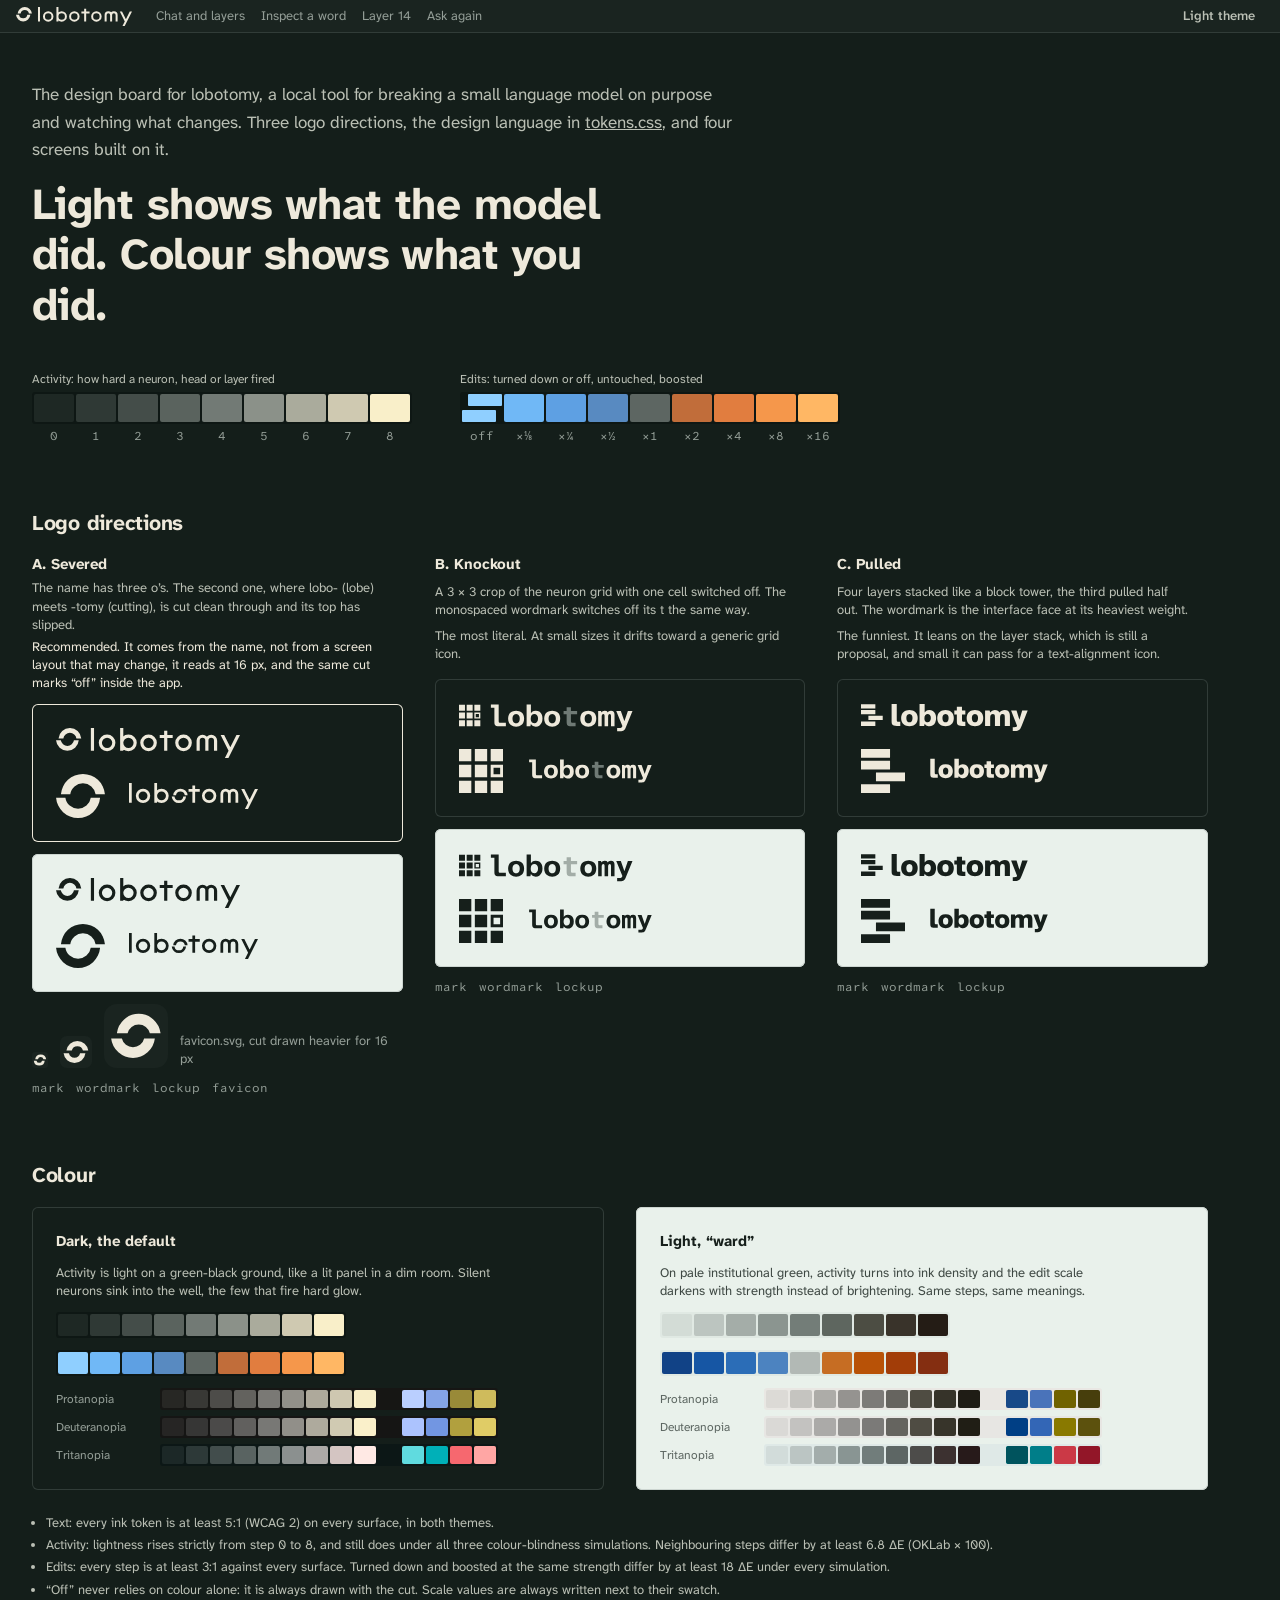
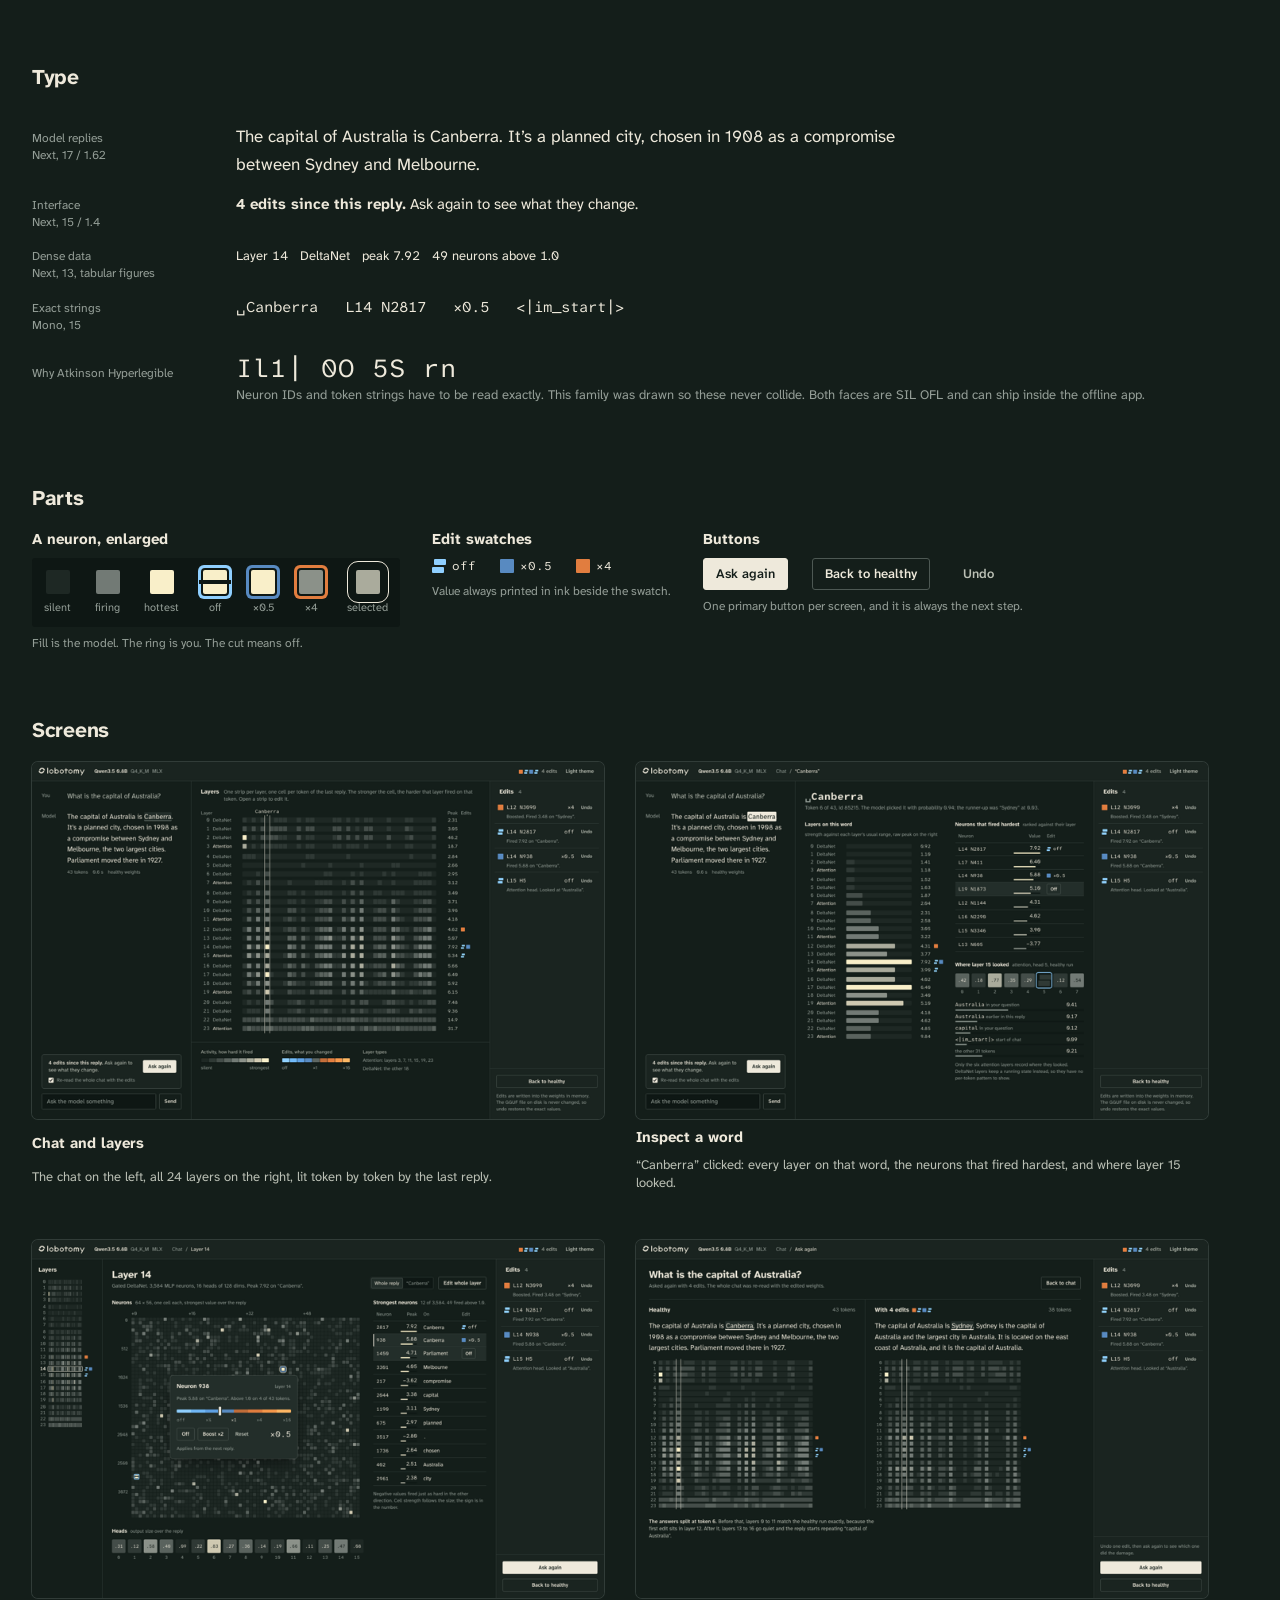
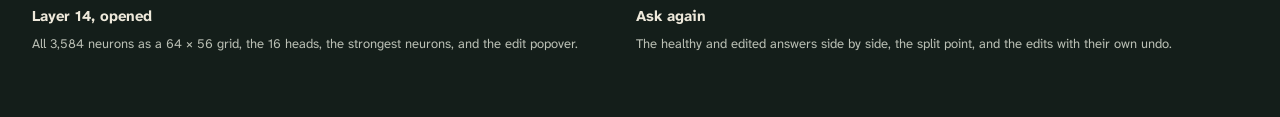
<file: design/mockups/index.html>
<!doctype html>
<html lang="en" data-theme="dark">
<head>
<meta charset="utf-8">
<meta name="viewport" content="width=device-width, initial-scale=1">
<title>lobotomy design board</title>
<link rel="icon" href="../logo/favicon.svg" type="image/svg+xml">
<link rel="preconnect" href="https://fonts.googleapis.com">
<link rel="preconnect" href="https://fonts.gstatic.com" crossorigin>
<link rel="stylesheet" href="https://fonts.googleapis.com/css2?family=Atkinson+Hyperlegible+Mono:wght@400;500;700&family=Atkinson+Hyperlegible+Next:ital,wght@0,400;0,560;0,720;1,400&display=swap">
<link rel="stylesheet" href="../tokens.css">
<link rel="stylesheet" href="app.css">
<style>
  body { min-height: 100vh; }
  .board { max-width: 1240px; padding: var(--space-7) var(--space-6) var(--space-8); display: grid; gap: var(--space-8); }
  /* rhythm: a heading sits close to what it names (16), cards are set further
     apart than their own padding (32 vs 24), sections are furthest apart (64) */
  .board section { display: grid; gap: var(--space-4); }
  .board section > .checks { margin-top: var(--space-2); }
  .board h2 { font-size: var(--text-xl); font-weight: var(--weight-bold); letter-spacing: var(--tracking-display); }
  .board h3 { font-size: var(--text-md); font-weight: var(--weight-bold); }
  .lede { max-width: 64ch; color: var(--ink-2); font-size: var(--text-lg); line-height: var(--leading-read); }
  .thesis { font-size: var(--text-4xl); line-height: var(--leading-tight); letter-spacing: var(--tracking-display); font-weight: var(--weight-bold); max-width: 20ch; }
  .hero { display: grid; gap: var(--space-3); }
  .hero-scales { display: flex; flex-wrap: wrap; gap: var(--space-4) var(--space-7); margin-top: var(--space-5); }
  .big-bar { display: flex; gap: 2px; padding: 2px; background: var(--surface-well); border-radius: 3px; width: max-content; }
  .big-bar i { width: 40px; height: 28px; border-radius: 2px; background: var(--act, var(--edit)); }
  .big-bar i.none { background: var(--edit-none); }
  .big-bar .swatch.edit-off { width: 40px; height: 28px; }
  .big-bar .swatch.edit-off::before, .big-bar .swatch.edit-off::after { height: 12px; }
  .big-bar .swatch.edit-off::before, .big-bar .swatch.edit-off::after { width: calc(100% - 6px); }
  .big-bar .swatch.edit-off::before { left: 6px; }
  .labels { display: flex; gap: 2px; padding: 0 2px; font-family: var(--font-mono); font-size: var(--text-xs); color: var(--ink-3); }
  .labels span { width: 40px; text-align: center; }

  /* logo directions */
  .directions { display: grid; grid-template-columns: repeat(3, minmax(0, 1fr)); gap: var(--space-7) var(--space-6); }
  .direction { display: grid; gap: var(--space-3); align-content: start; }
  .direction header { display: grid; gap: var(--space-1); min-height: 7.5em; }
  .direction header p { color: var(--ink-2); font-size: var(--text-sm); max-width: 44ch; }
  .direction .verdict { color: var(--ink-1); }
  .tile { background: var(--surface-ground); color: var(--ink-1); border-radius: var(--radius-panel); padding: var(--space-5); display: grid; gap: var(--space-4); justify-items: start; box-shadow: inset 0 0 0 1px var(--rule); }
  .tile .lockup { height: 30px; }
  .tile .wordmark { height: 26px; }
  .tile .mark { height: 44px; }
  .tile-row { display: flex; align-items: center; gap: var(--space-5); }
  .files { font-family: var(--font-mono); font-size: var(--text-xs); color: var(--ink-3); display: flex; flex-wrap: wrap; gap: 2px var(--space-3); }
  .files a { text-decoration: none; }
  .files a:hover { color: var(--ink-1); text-decoration: underline; }
  .favicons { display: flex; align-items: end; gap: var(--space-3); }
  .recommended { box-shadow: inset 0 0 0 1px var(--ink-1); }

  /* colour */
  .scales { display: grid; grid-template-columns: repeat(2, minmax(0, 1fr)); gap: var(--space-6); }
  .scale-card { display: grid; gap: var(--space-3); align-content: start; padding: var(--space-5); border-radius: var(--radius-panel); background: var(--surface-ground); color: var(--ink-1); box-shadow: inset 0 0 0 1px var(--rule); }
  .topbar .crumbs { gap: var(--space-4); }
  .scale-card p { font-size: var(--text-sm); color: var(--ink-2); max-width: 56ch; }
  .sw-row { display: flex; gap: 2px; padding: 2px; background: var(--surface-well); border-radius: 3px; width: max-content; }
  .sw-row i { width: 30px; height: 22px; border-radius: 2px; background: var(--act, var(--edit)); }
  .sw-row i.none { background: var(--edit-none); }
  .sw-labels { display: flex; gap: 2px; padding: 0 2px; font-family: var(--font-mono); font-size: var(--text-2xs); color: var(--ink-3); }
  .sw-labels span { width: 30px; text-align: center; }
  .cvd { display: grid; grid-template-columns: 92px auto; gap: 6px var(--space-3); align-items: center; font-size: var(--text-xs); color: var(--ink-3); }
  .cvd .sw-row i { width: 22px; height: 18px; }
  .protan { filter: url(#protan); } .deutan { filter: url(#deutan); } .tritan { filter: url(#tritan); }
  .checks { display: grid; gap: var(--space-1); font-size: var(--text-sm); color: var(--ink-2); padding-left: 1.1em; list-style: disc; }
  .surfaces { display: flex; flex-wrap: wrap; gap: var(--space-2); }
  .chip { display: grid; gap: 2px; font-size: var(--text-xs); color: var(--ink-3); }
  .chip i { width: 88px; height: 36px; border-radius: var(--radius-control); box-shadow: inset 0 0 0 1px var(--rule); }

  /* type */
  .type { display: grid; grid-template-columns: 180px minmax(0, 1fr); gap: var(--space-4) var(--space-5); align-items: baseline; }
  .type dt { font-size: var(--text-xs); color: var(--ink-3); }
  .type dd { margin: 0; }
  .t-reply { font-size: var(--text-lg); line-height: var(--leading-read); max-width: 60ch; }
  .t-ui { font-size: var(--text-md); }
  .t-dense { font-size: var(--text-sm); font-variant-numeric: tabular-nums; }
  .t-mono { font-family: var(--font-mono); font-size: var(--text-md); }
  .t-tell { font-family: var(--font-mono); font-size: var(--text-2xl); letter-spacing: 0.04em; }

  /* components */
  .parts { display: flex; flex-wrap: wrap; gap: var(--space-6); align-items: flex-start; }
  .part { display: grid; gap: var(--space-2); }
  .part .meta { font-size: var(--text-xs); }
  .cells { display: flex; gap: var(--space-4); }
  .cellx { display: grid; gap: 6px; justify-items: center; font-size: var(--text-2xs); color: var(--ink-3); }
  .zoom { width: 24px; height: 24px; border-radius: 2px; background: var(--act); position: relative; }
  .zoom[class*="edit-"] { box-shadow: 0 0 0 2px var(--surface-well), 0 0 0 5px var(--edit); }
  .zoom.edit-off::after { content: ""; position: absolute; left: -4px; right: -4px; top: 50%; height: 4px; margin-top: -2px; background: var(--surface-well); }
  .zoom.is-selected { outline: 1px solid var(--select); outline-offset: 8px; }
  .zoom-well { padding: var(--space-3); background: var(--surface-well); border-radius: 3px; display: flex; gap: var(--space-5); }

  /* screens */
  .screens { display: grid; grid-template-columns: repeat(2, minmax(0, 1fr)); gap: var(--space-7) var(--space-6); }
  .screen { display: grid; gap: var(--space-2); text-decoration: none; }
  .screen img { width: 100%; height: auto; display: block; border-radius: var(--radius-panel); box-shadow: 0 0 0 1px var(--rule); }
  .screen:hover img { box-shadow: 0 0 0 1px var(--ink-1); }
  .screen strong { font-weight: var(--weight-bold); }
  .screen span { color: var(--ink-2); font-size: var(--text-sm); }

  @media (max-width: 980px) {
    .directions, .scales, .screens { grid-template-columns: minmax(0, 1fr); }
    .direction header { min-height: 0; }
  }
  @media (max-width: 640px) {
    .board { padding: var(--space-5) var(--space-4) var(--space-7); gap: var(--space-7); }
    .thesis { font-size: var(--text-3xl); }
    .big-bar i, .big-bar .swatch.edit-off { width: 26px; height: 22px; }
    .labels span { width: 26px; }
    .type { grid-template-columns: minmax(0, 1fr); gap: var(--space-1); }
    .type dd { margin-bottom: var(--space-3); }
    .sw-row i, .sw-labels span { width: 22px; }
    .board, .scale-card, .tile { overflow-x: auto; }
  }
</style>
</head>
<body>
<svg width="0" height="0" style="position:absolute" aria-hidden="true">
  <!-- Machado, Oliveira & Fernandes 2009, severity 1.0, applied in linear RGB -->
  <filter id="protan" color-interpolation-filters="linearRGB"><feColorMatrix type="matrix" values="0.152286 1.052583 -0.204868 0 0  0.114503 0.786281 0.099216 0 0  -0.003882 -0.048116 1.051998 0 0  0 0 0 1 0"/></filter>
  <filter id="deutan" color-interpolation-filters="linearRGB"><feColorMatrix type="matrix" values="0.367322 0.860646 -0.227968 0 0  0.280085 0.672501 0.047413 0 0  -0.011820 0.042940 0.968881 0 0  0 0 0 1 0"/></filter>
  <filter id="tritan" color-interpolation-filters="linearRGB"><feColorMatrix type="matrix" values="1.255528 -0.076749 -0.178779 0 0  -0.078411 0.930809 0.147602 0 0  0.004733 0.691367 0.303900 0 0  0 0 0 1 0"/></filter>
</svg>

<header class="topbar">
  <a class="brand" href="index.html" aria-label="lobotomy design board">
    <img class="on-dark" src="../logo/a-severed/lockup-on-dark.svg" alt="lobotomy">
    <img class="on-light" src="../logo/a-severed/lockup-on-light.svg" alt="lobotomy">
  </a>
  <nav class="crumbs" aria-label="Screens"><a href="main.html">Chat and layers</a><a href="token.html">Inspect a word</a><a href="layer.html">Layer 14</a><a href="compare.html">Ask again</a></nav>
  <div class="topbar-end"><button class="btn btn-quiet" type="button" data-theme-toggle>Light theme</button></div>
</header>

<main class="board">

  <section class="hero" aria-labelledby="thesis">
    <p class="lede">The design board for lobotomy, a local tool for breaking a small language model on purpose and watching what changes. Three logo directions, the design language in <a href="../tokens.css">tokens.css</a>, and four screens built on it.</p>
    <h1 id="thesis" class="thesis">Light shows what the model did. Colour shows what you did.</h1>
    <div class="hero-scales">
      <div class="scale">
        <span class="scale-title">Activity: how hard a neuron, head or layer fired</span>
        <span class="big-bar"><i class="act-0"></i><i class="act-1"></i><i class="act-2"></i><i class="act-3"></i><i class="act-4"></i><i class="act-5"></i><i class="act-6"></i><i class="act-7"></i><i class="act-8"></i></span>
        <span class="labels"><span>0</span><span>1</span><span>2</span><span>3</span><span>4</span><span>5</span><span>6</span><span>7</span><span>8</span></span>
      </div>
      <div class="scale">
        <span class="scale-title">Edits: turned down or off, untouched, boosted</span>
        <span class="big-bar"><i class="swatch edit-off"></i><i class="edit-down-3"></i><i class="edit-down-2"></i><i class="edit-down-1"></i><i class="none"></i><i class="edit-up-1"></i><i class="edit-up-2"></i><i class="edit-up-3"></i><i class="edit-up-4"></i></span>
        <span class="labels"><span>off</span><span>×⅛</span><span>×¼</span><span>×½</span><span>×1</span><span>×2</span><span>×4</span><span>×8</span><span>×16</span></span>
      </div>
    </div>
  </section>

  <section aria-labelledby="logos">
    <h2 id="logos">Logo directions</h2>
    <div class="directions">

      <article class="direction">
        <header>
          <h3>A. Severed</h3>
          <p>The name has three o’s. The second one, where lobo- (lobe) meets -tomy (cutting), is cut clean through and its top has slipped.</p>
          <p class="verdict">Recommended. It comes from the name, not from a screen layout that may change, it reads at 16 px, and the same cut marks “off” inside the app.</p>
        </header>
        <div class="tile recommended" data-theme="dark">
          <img class="lockup" src="../logo/a-severed/lockup-on-dark.svg" alt="lobotomy lockup on dark">
          <div class="tile-row"><img class="mark" src="../logo/a-severed/mark-on-dark.svg" alt="mark on dark"><img class="wordmark" src="../logo/a-severed/wordmark-on-dark.svg" alt="wordmark on dark"></div>
        </div>
        <div class="tile" data-theme="light">
          <img class="lockup" src="../logo/a-severed/lockup-on-light.svg" alt="lobotomy lockup on light">
          <div class="tile-row"><img class="mark" src="../logo/a-severed/mark-on-light.svg" alt="mark on light"><img class="wordmark" src="../logo/a-severed/wordmark-on-light.svg" alt="wordmark on light"></div>
        </div>
        <div class="favicons" aria-label="Favicon at 16, 32 and 64 pixels">
          <img src="../logo/favicon.svg" width="16" height="16" alt="">
          <img src="../logo/favicon.svg" width="32" height="32" alt="">
          <img src="../logo/favicon.svg" width="64" height="64" alt="favicon">
          <span class="meta">favicon.svg, cut drawn heavier for 16 px</span>
        </div>
        <div class="files"><a href="../logo/a-severed/mark-on-dark.svg">mark</a><a href="../logo/a-severed/wordmark-on-dark.svg">wordmark</a><a href="../logo/a-severed/lockup-on-dark.svg">lockup</a><a href="../logo/favicon.svg">favicon</a></div>
      </article>

      <article class="direction">
        <header>
          <h3>B. Knockout</h3>
          <p>A 3 × 3 crop of the neuron grid with one cell switched off. The monospaced wordmark switches off its t the same way.</p>
          <p>The most literal. At small sizes it drifts toward a generic grid icon.</p>
        </header>
        <div class="tile" data-theme="dark">
          <img class="lockup" src="../logo/b-knockout/lockup-on-dark.svg" alt="Knockout lockup on dark">
          <div class="tile-row"><img class="mark" src="../logo/b-knockout/mark-on-dark.svg" alt="mark on dark"><img class="wordmark" src="../logo/b-knockout/wordmark-on-dark.svg" alt="wordmark on dark"></div>
        </div>
        <div class="tile" data-theme="light">
          <img class="lockup" src="../logo/b-knockout/lockup-on-light.svg" alt="Knockout lockup on light">
          <div class="tile-row"><img class="mark" src="../logo/b-knockout/mark-on-light.svg" alt="mark on light"><img class="wordmark" src="../logo/b-knockout/wordmark-on-light.svg" alt="wordmark on light"></div>
        </div>
        <div class="files"><a href="../logo/b-knockout/mark-on-dark.svg">mark</a><a href="../logo/b-knockout/wordmark-on-dark.svg">wordmark</a><a href="../logo/b-knockout/lockup-on-dark.svg">lockup</a></div>
      </article>

      <article class="direction">
        <header>
          <h3>C. Pulled</h3>
          <p>Four layers stacked like a block tower, the third pulled half out. The wordmark is the interface face at its heaviest weight.</p>
          <p>The funniest. It leans on the layer stack, which is still a proposal, and small it can pass for a text-alignment icon.</p>
        </header>
        <div class="tile" data-theme="dark">
          <img class="lockup" src="../logo/c-pulled/lockup-on-dark.svg" alt="Pulled lockup on dark">
          <div class="tile-row"><img class="mark" src="../logo/c-pulled/mark-on-dark.svg" alt="mark on dark"><img class="wordmark" src="../logo/c-pulled/wordmark-on-dark.svg" alt="wordmark on dark"></div>
        </div>
        <div class="tile" data-theme="light">
          <img class="lockup" src="../logo/c-pulled/lockup-on-light.svg" alt="Pulled lockup on light">
          <div class="tile-row"><img class="mark" src="../logo/c-pulled/mark-on-light.svg" alt="mark on light"><img class="wordmark" src="../logo/c-pulled/wordmark-on-light.svg" alt="wordmark on light"></div>
        </div>
        <div class="files"><a href="../logo/c-pulled/mark-on-dark.svg">mark</a><a href="../logo/c-pulled/wordmark-on-dark.svg">wordmark</a><a href="../logo/c-pulled/lockup-on-dark.svg">lockup</a></div>
      </article>

    </div>
  </section>

  <section aria-labelledby="colour">
    <h2 id="colour">Colour</h2>
    <div class="scales">
      <div class="scale-card" data-theme="dark">
        <h3>Dark, the default</h3>
        <p>Activity is light on a green-black ground, like a lit panel in a dim room. Silent neurons sink into the well, the few that fire hard glow.</p>
        <div class="sw-row"><i class="act-0"></i><i class="act-1"></i><i class="act-2"></i><i class="act-3"></i><i class="act-4"></i><i class="act-5"></i><i class="act-6"></i><i class="act-7"></i><i class="act-8"></i></div>
        <div class="sw-row"><i class="edit-down-4"></i><i class="edit-down-3"></i><i class="edit-down-2"></i><i class="edit-down-1"></i><i class="none"></i><i class="edit-up-1"></i><i class="edit-up-2"></i><i class="edit-up-3"></i><i class="edit-up-4"></i></div>
        <div class="cvd">
          <span>Protanopia</span><div class="protan"><div class="sw-row"><i class="act-0"></i><i class="act-1"></i><i class="act-2"></i><i class="act-3"></i><i class="act-4"></i><i class="act-5"></i><i class="act-6"></i><i class="act-7"></i><i class="act-8"></i><i class="none" style="opacity:0"></i><i class="edit-down-4"></i><i class="edit-down-2"></i><i class="edit-up-2"></i><i class="edit-up-4"></i></div></div>
          <span>Deuteranopia</span><div class="deutan"><div class="sw-row"><i class="act-0"></i><i class="act-1"></i><i class="act-2"></i><i class="act-3"></i><i class="act-4"></i><i class="act-5"></i><i class="act-6"></i><i class="act-7"></i><i class="act-8"></i><i class="none" style="opacity:0"></i><i class="edit-down-4"></i><i class="edit-down-2"></i><i class="edit-up-2"></i><i class="edit-up-4"></i></div></div>
          <span>Tritanopia</span><div class="tritan"><div class="sw-row"><i class="act-0"></i><i class="act-1"></i><i class="act-2"></i><i class="act-3"></i><i class="act-4"></i><i class="act-5"></i><i class="act-6"></i><i class="act-7"></i><i class="act-8"></i><i class="none" style="opacity:0"></i><i class="edit-down-4"></i><i class="edit-down-2"></i><i class="edit-up-2"></i><i class="edit-up-4"></i></div></div>
        </div>
      </div>
      <div class="scale-card" data-theme="light">
        <h3>Light, “ward”</h3>
        <p>On pale institutional green, activity turns into ink density and the edit scale darkens with strength instead of brightening. Same steps, same meanings.</p>
        <div class="sw-row"><i class="act-0"></i><i class="act-1"></i><i class="act-2"></i><i class="act-3"></i><i class="act-4"></i><i class="act-5"></i><i class="act-6"></i><i class="act-7"></i><i class="act-8"></i></div>
        <div class="sw-row"><i class="edit-down-4"></i><i class="edit-down-3"></i><i class="edit-down-2"></i><i class="edit-down-1"></i><i class="none"></i><i class="edit-up-1"></i><i class="edit-up-2"></i><i class="edit-up-3"></i><i class="edit-up-4"></i></div>
        <div class="cvd">
          <span>Protanopia</span><div class="protan"><div class="sw-row"><i class="act-0"></i><i class="act-1"></i><i class="act-2"></i><i class="act-3"></i><i class="act-4"></i><i class="act-5"></i><i class="act-6"></i><i class="act-7"></i><i class="act-8"></i><i class="none" style="opacity:0"></i><i class="edit-down-4"></i><i class="edit-down-2"></i><i class="edit-up-2"></i><i class="edit-up-4"></i></div></div>
          <span>Deuteranopia</span><div class="deutan"><div class="sw-row"><i class="act-0"></i><i class="act-1"></i><i class="act-2"></i><i class="act-3"></i><i class="act-4"></i><i class="act-5"></i><i class="act-6"></i><i class="act-7"></i><i class="act-8"></i><i class="none" style="opacity:0"></i><i class="edit-down-4"></i><i class="edit-down-2"></i><i class="edit-up-2"></i><i class="edit-up-4"></i></div></div>
          <span>Tritanopia</span><div class="tritan"><div class="sw-row"><i class="act-0"></i><i class="act-1"></i><i class="act-2"></i><i class="act-3"></i><i class="act-4"></i><i class="act-5"></i><i class="act-6"></i><i class="act-7"></i><i class="act-8"></i><i class="none" style="opacity:0"></i><i class="edit-down-4"></i><i class="edit-down-2"></i><i class="edit-up-2"></i><i class="edit-up-4"></i></div></div>
        </div>
      </div>
    </div>
    <ul class="checks">
      <li>Text: every ink token is at least 5:1 (WCAG 2) on every surface, in both themes.</li>
      <li>Activity: lightness rises strictly from step 0 to 8, and still does under all three colour-blindness simulations. Neighbouring steps differ by at least 6.8 ΔE (OKLab × 100).</li>
      <li>Edits: every step is at least 3:1 against every surface. Turned down and boosted at the same strength differ by at least 18 ΔE under every simulation.</li>
      <li>“Off” never relies on colour alone: it is always drawn with the cut. Scale values are always written next to their swatch.</li>
    </ul>
  </section>

  <section aria-labelledby="type">
    <h2 id="type">Type</h2>
    <dl class="type">
      <dt>Model replies<br>Next, 17 / 1.62</dt>
      <dd class="t-reply">The capital of Australia is Canberra. It’s a planned city, chosen in 1908 as a compromise between Sydney and Melbourne.</dd>
      <dt>Interface<br>Next, 15 / 1.4</dt>
      <dd class="t-ui"><strong>4 edits since this reply.</strong> Ask again to see what they change.</dd>
      <dt>Dense data<br>Next, 13, tabular figures</dt>
      <dd class="t-dense">Layer 14 &nbsp; DeltaNet &nbsp; peak 7.92 &nbsp; 49 neurons above 1.0</dd>
      <dt>Exact strings<br>Mono, 15</dt>
      <dd class="t-mono">␣Canberra &nbsp; L14 N2817 &nbsp; ×0.5 &nbsp; &lt;|im_start|&gt;</dd>
      <dt>Why Atkinson Hyperlegible</dt>
      <dd><span class="t-tell">Il1| 0O 5S rn</span><p class="meta">Neuron IDs and token strings have to be read exactly. This family was drawn so these never collide. Both faces are SIL OFL and can ship inside the offline app.</p></dd>
    </dl>
  </section>

  <section aria-labelledby="parts">
    <h2 id="parts">Parts</h2>
    <div class="parts">
      <div class="part">
        <h3>A neuron, enlarged</h3>
        <div class="zoom-well">
          <div class="cellx"><i class="zoom act-0"></i>silent</div>
          <div class="cellx"><i class="zoom act-4"></i>firing</div>
          <div class="cellx"><i class="zoom act-8"></i>hottest</div>
          <div class="cellx"><i class="zoom act-8 edit-off"></i>off</div>
          <div class="cellx"><i class="zoom act-8 edit-down-1"></i>×0.5</div>
          <div class="cellx"><i class="zoom act-5 edit-up-2"></i>×4</div>
          <div class="cellx"><i class="zoom act-6 is-selected"></i>selected</div>
        </div>
        <p class="meta">Fill is the model. The ring is you. The cut means off.</p>
      </div>
      <div class="part">
        <h3>Edit swatches</h3>
        <div class="tile-row"><span class="edit-tag"><i class="swatch swatch-lg edit-off"></i>off</span><span class="edit-tag"><i class="swatch swatch-lg edit-down-1"></i>×0.5</span><span class="edit-tag"><i class="swatch swatch-lg edit-up-2"></i>×4</span></div>
        <p class="meta">Value always printed in ink beside the swatch.</p>
      </div>
      <div class="part">
        <h3>Buttons</h3>
        <div class="tile-row"><button class="btn btn-primary" type="button">Ask again</button><button class="btn" type="button">Back to healthy</button><button class="btn btn-quiet" type="button">Undo</button></div>
        <p class="meta">One primary button per screen, and it is always the next step.</p>
      </div>
    </div>
  </section>

  <section aria-labelledby="screens">
    <h2 id="screens">Screens</h2>
    <div class="screens">
      <a class="screen" href="main.html"><img src="thumbs/main.png" alt="Chat and layer stack" width="720" height="450"><strong>Chat and layers</strong><span>The chat on the left, all 24 layers on the right, lit token by token by the last reply.</span></a>
      <a class="screen" href="token.html"><img src="thumbs/token.png" alt="Inspecting the word Canberra" width="720" height="450"><strong>Inspect a word</strong><span>“Canberra” clicked: every layer on that word, the neurons that fired hardest, and where layer 15 looked.</span></a>
      <a class="screen" href="layer.html"><img src="thumbs/layer.png" alt="Layer 14 opened" width="720" height="450"><strong>Layer 14, opened</strong><span>All 3,584 neurons as a 64 × 56 grid, the 16 heads, the strongest neurons, and the edit popover.</span></a>
      <a class="screen" href="compare.html"><img src="thumbs/compare.png" alt="Healthy and edited answers side by side" width="720" height="450"><strong>Ask again</strong><span>The healthy and edited answers side by side, the split point, and the edits with their own undo.</span></a>
    </div>
  </section>

</main>
<script src="data.js"></script>
<script src="app.js"></script>
</body>
</html>
</file>
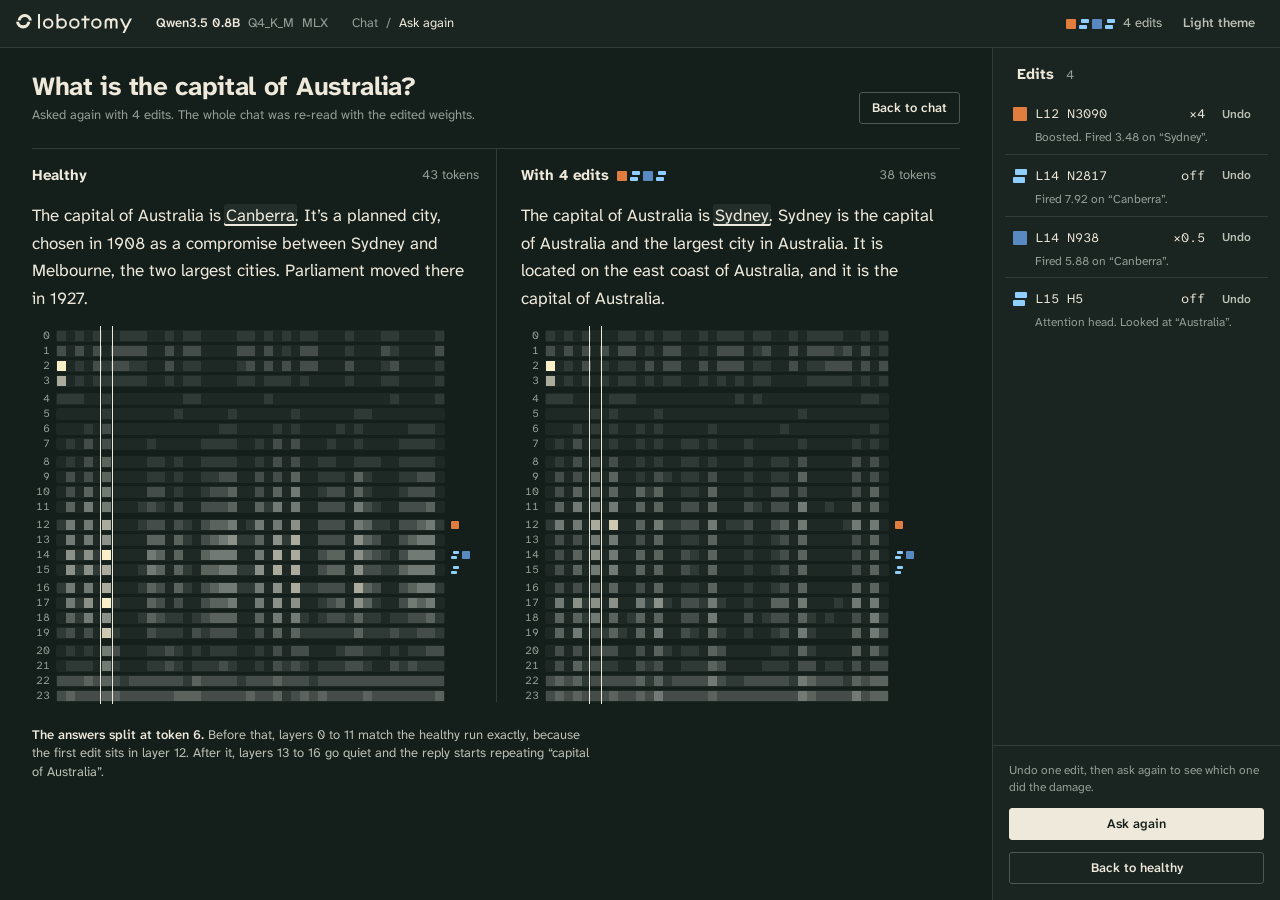
<file: design/mockups/compare.html>
<!doctype html>
<html lang="en" data-theme="dark">
<head>
<meta charset="utf-8">
<meta name="viewport" content="width=device-width, initial-scale=1">
<title>lobotomy: ask again</title>
<link rel="icon" href="../logo/favicon.svg" type="image/svg+xml">
<link rel="preconnect" href="https://fonts.googleapis.com">
<link rel="preconnect" href="https://fonts.gstatic.com" crossorigin>
<link rel="stylesheet" href="https://fonts.googleapis.com/css2?family=Atkinson+Hyperlegible+Mono:wght@400;500;700&family=Atkinson+Hyperlegible+Next:ital,wght@0,400;0,560;0,720;1,400&display=swap">
<link rel="stylesheet" href="../tokens.css">
<link rel="stylesheet" href="app.css">
</head>
<body>
<div class="app">

  <header class="topbar">
    <a class="brand" href="index.html" aria-label="lobotomy: back to the design gallery">
      <img class="on-dark" src="../logo/a-severed/lockup-on-dark.svg" alt="lobotomy">
      <img class="on-light" src="../logo/a-severed/lockup-on-light.svg" alt="lobotomy">
    </a>
    <div class="model"><strong>Qwen3.5 0.8B</strong><span>Q4_K_M</span><span>MLX</span></div>
    <nav class="crumbs" aria-label="Breadcrumb"><a href="main.html">Chat</a><span aria-hidden="true">/</span><span aria-current="page">Ask again</span></nav>
    <div class="topbar-end">
      <div class="health" title="4 edits active">
        <span class="swatches"><i class="swatch edit-up-2"></i><i class="swatch edit-off"></i><i class="swatch edit-down-1"></i><i class="swatch edit-off"></i></span>
        4 edits
      </div>
      <button class="btn btn-quiet" type="button" data-theme-toggle>Light theme</button>
    </div>
  </header>

  <main class="body is-compare">

    <section class="compare" aria-labelledby="cmp-title">
      <header class="compare-head">
        <div>
          <h1 id="cmp-title">What is the capital of Australia?</h1>
          <p class="meta">Asked again with 4 edits. The whole chat was re-read with the edited weights.</p>
        </div>
        <a class="btn" href="main.html">Back to chat</a>
      </header>

      <div class="answers">
        <article class="answer" aria-labelledby="a-healthy">
          <div class="answer-head"><h2 id="a-healthy">Healthy</h2><span class="meta num">43 tokens</span></div>
          <p class="msg-body">The capital of Australia is <span class="tok is-split">Canberra</span>. It’s a planned city, chosen in 1908 as a compromise between Sydney and Melbourne, the two largest cities. Parliament moved there in 1927.</p>
          <div class="strips" id="stack-healthy" data-run="healthy" data-col="5" data-compact data-href="layer.html" aria-label="Healthy run, 24 layers"></div>
        </article>

        <article class="answer" aria-labelledby="a-edited">
          <div class="answer-head">
            <h2 id="a-edited">With 4 edits</h2>
            <span class="swatches" style="display:flex;gap:3px"><i class="swatch edit-up-2"></i><i class="swatch edit-off"></i><i class="swatch edit-down-1"></i><i class="swatch edit-off"></i></span>
            <span class="meta num">38 tokens</span>
          </div>
          <p class="msg-body">The capital of Australia is <span class="tok is-split">Sydney</span>. Sydney is the capital of Australia and the largest city in Australia. It is located on the east coast of Australia, and it is the capital of Australia.</p>
          <div class="strips" id="stack-edited" data-run="edited" data-col="5" data-compact data-href="layer.html" aria-label="Edited run, 24 layers"></div>
        </article>
      </div>

      <p class="split-note"><strong>The answers split at token 6.</strong> Before that, layers 0 to 11 match the healthy run exactly, because the first edit sits in layer 12. After it, layers 13 to 16 go quiet and the reply starts repeating “capital of Australia”.</p>
    </section>

    <!-- edits -->
    <aside class="rail" aria-label="Edits">
      <div class="pane-head"><h2>Edits</h2><span class="count num">4</span></div>
      <ol class="edit-list">
        <li class="edit">
          <i class="swatch swatch-lg edit-up-2"></i>
          <span class="edit-target">L12 N3090</span>
          <span class="edit-val">×4</span>
          <button class="btn btn-quiet btn-sm" type="button">Undo</button>
          <span class="edit-why">Boosted. Fired 3.48 on “Sydney”.</span>
        </li>
        <li class="edit">
          <i class="swatch swatch-lg edit-off"></i>
          <span class="edit-target">L14 N2817</span>
          <span class="edit-val">off</span>
          <button class="btn btn-quiet btn-sm" type="button">Undo</button>
          <span class="edit-why">Fired 7.92 on “Canberra”.</span>
        </li>
        <li class="edit">
          <i class="swatch swatch-lg edit-down-1"></i>
          <span class="edit-target">L14 N938</span>
          <span class="edit-val">×0.5</span>
          <button class="btn btn-quiet btn-sm" type="button">Undo</button>
          <span class="edit-why">Fired 5.88 on “Canberra”.</span>
        </li>
        <li class="edit">
          <i class="swatch swatch-lg edit-off"></i>
          <span class="edit-target">L15 H5</span>
          <span class="edit-val">off</span>
          <button class="btn btn-quiet btn-sm" type="button">Undo</button>
          <span class="edit-why">Attention head. Looked at “Australia”.</span>
        </li>
      </ol>
      <div class="rail-foot">
        <p class="meta">Undo one edit, then ask again to see which one did the damage.</p>
        <a class="btn btn-primary" href="compare.html">Ask again</a>
        <button class="btn" type="button">Back to healthy</button>
      </div>
    </aside>

  </main>
</div>
<script src="data.js"></script>
<script src="app.js"></script>
</body>
</html>
</file>
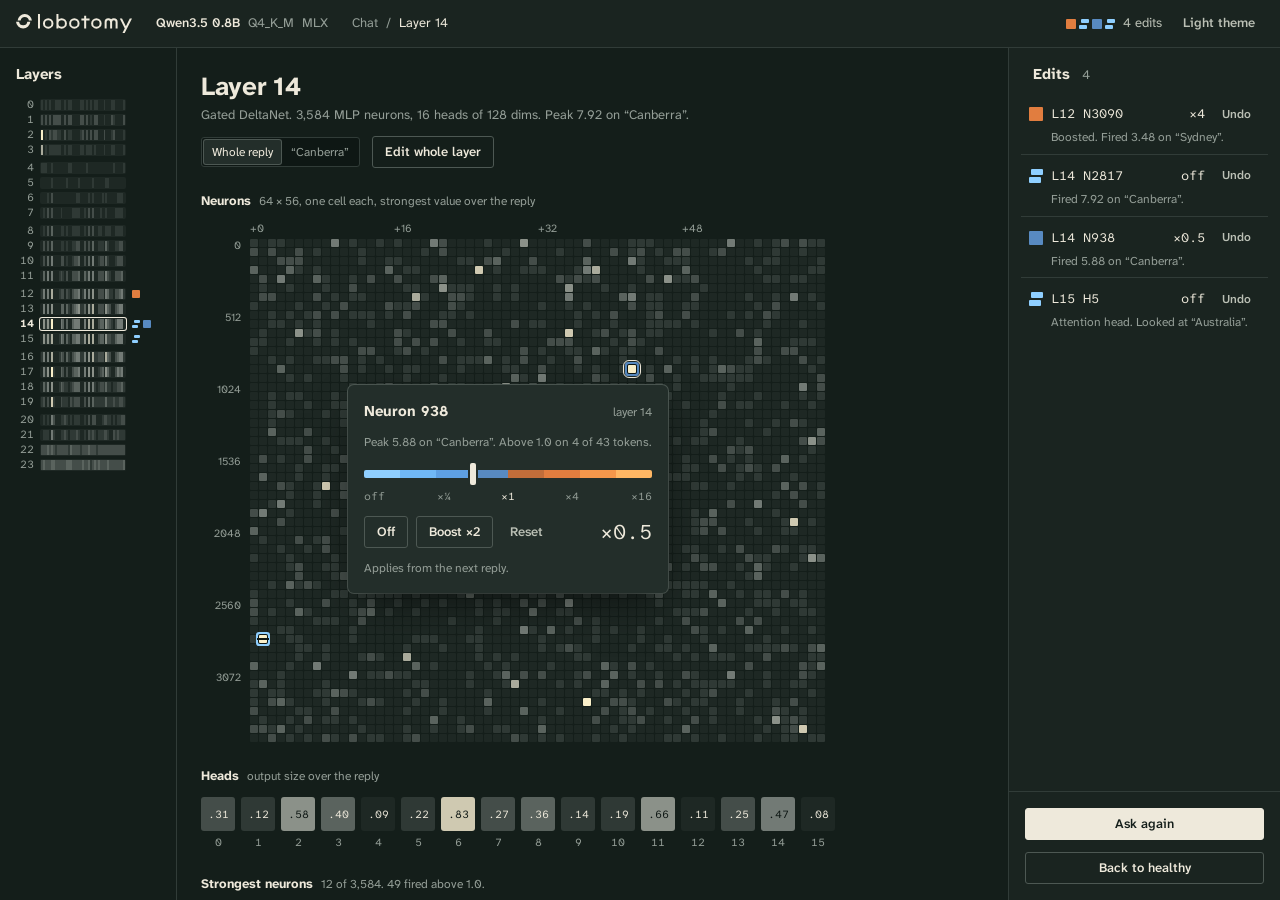
<file: design/mockups/layer.html>
<!doctype html>
<html lang="en" data-theme="dark">
<head>
<meta charset="utf-8">
<meta name="viewport" content="width=device-width, initial-scale=1">
<title>lobotomy: layer 14</title>
<link rel="icon" href="../logo/favicon.svg" type="image/svg+xml">
<link rel="preconnect" href="https://fonts.googleapis.com">
<link rel="preconnect" href="https://fonts.gstatic.com" crossorigin>
<link rel="stylesheet" href="https://fonts.googleapis.com/css2?family=Atkinson+Hyperlegible+Mono:wght@400;500;700&family=Atkinson+Hyperlegible+Next:ital,wght@0,400;0,560;0,720;1,400&display=swap">
<link rel="stylesheet" href="../tokens.css">
<link rel="stylesheet" href="app.css">
</head>
<body>
<div class="app">

  <header class="topbar">
    <a class="brand" href="index.html" aria-label="lobotomy: back to the design gallery">
      <img class="on-dark" src="../logo/a-severed/lockup-on-dark.svg" alt="lobotomy">
      <img class="on-light" src="../logo/a-severed/lockup-on-light.svg" alt="lobotomy">
    </a>
    <div class="model"><strong>Qwen3.5 0.8B</strong><span>Q4_K_M</span><span>MLX</span></div>
    <nav class="crumbs" aria-label="Breadcrumb"><a href="main.html">Chat</a><span aria-hidden="true">/</span><span aria-current="page">Layer 14</span></nav>
    <div class="topbar-end">
      <div class="health" title="4 edits active">
        <span class="swatches"><i class="swatch edit-up-2"></i><i class="swatch edit-off"></i><i class="swatch edit-down-1"></i><i class="swatch edit-off"></i></span>
        4 edits
      </div>
      <button class="btn btn-quiet" type="button" data-theme-toggle>Light theme</button>
    </div>
  </header>

  <main class="body is-layer">

    <!-- layer navigation -->
    <nav class="minimap" aria-label="Layers">
      <div class="pane-head"><h2>Layers</h2></div>
      <div class="stack-wrap">
        <div class="strips" data-run="healthy" data-layer="14" data-compact data-href="layer.html"></div>
      </div>
    </nav>

    <!-- the layer -->
    <section class="layer" aria-labelledby="layer-title">
      <header class="layer-head">
        <div>
          <h1 id="layer-title">Layer 14</h1>
          <p class="meta">Gated DeltaNet. 3,584 MLP neurons, 16 heads of 128 dims. Peak 7.92 on “Canberra”.</p>
        </div>
        <div class="layer-tools">
          <div class="seg" role="group" aria-label="Show activity for">
            <button type="button" aria-pressed="true">Whole reply</button>
            <button type="button" aria-pressed="false">“Canberra”</button>
          </div>
          <button class="btn" type="button">Edit whole layer</button>
        </div>
      </header>

      <div class="layer-grid">
        <div class="grid-area">
          <h2 class="sub">Neurons <span class="meta">64 × 56, one cell each, strongest value over the reply</span></h2>
          <div class="grid-frame">
            <div class="grid-top" aria-hidden="true"><span style="left:1px">+0</span><span style="left:145px">+16</span><span style="left:289px">+32</span><span style="left:433px">+48</span></div>
            <div class="grid-left" aria-hidden="true"><span style="top:1px">0</span><span style="top:73px">512</span><span style="top:145px">1024</span><span style="top:217px">1536</span><span style="top:289px">2048</span><span style="top:361px">2560</span><span style="top:433px">3072</span></div>
            <div class="ngrid" data-layer="14" data-selected="938" role="img" aria-label="Activity of all 3,584 neurons in layer 14. 49 fired above 1.0."></div>
          </div>

          <div class="popover" data-anchor-to="938" role="dialog" aria-labelledby="pop-title">
            <div class="popover-head"><h3 id="pop-title">Neuron 938</h3><span class="meta">layer 14</span></div>
            <p class="meta">Peak 5.88 on “Canberra”. Above 1.0 on 4 of 43 tokens.</p>
            <div class="scale-slider">
              <input type="range" min="-4" max="4" step="0.25" value="-1" aria-label="Scale" aria-valuetext="times 0.5">
              <div class="ticks" aria-hidden="true"><span>off</span><span></span><span>×¼</span><span></span><span class="mid">×1</span><span></span><span>×4</span><span></span><span>×16</span></div>
            </div>
            <div class="popover-actions">
              <button class="btn" type="button" aria-pressed="false">Off</button>
              <button class="btn" type="button">Boost ×2</button>
              <button class="btn btn-quiet" type="button">Reset</button>
              <span class="readout" aria-live="polite">×0.5</span>
            </div>
            <p class="meta">Applies from the next reply.</p>
          </div>

          <h2 class="sub">Heads <span class="meta">output size over the reply</span></h2>
          <div class="heads" data-layer="14" aria-label="16 DeltaNet heads"></div>
        </div>

        <div class="top-list">
          <h2 class="sub">Strongest neurons <span class="meta">12 of 3,584. 49 fired above 1.0.</span></h2>
          <table class="list">
            <thead><tr><th>Neuron</th><th class="r">Peak</th><th>On</th><th>Edit</th></tr></thead>
            <tbody>
              <tr><td class="mono">2817</td><td class="r num">7.92<span class="bar act-8"><b style="width:100%"></b></span></td><td>Canberra</td><td><span class="edit-tag"><i class="swatch edit-off"></i>off</span></td></tr>
              <tr class="is-selected"><td class="mono">938</td><td class="r num">5.88<span class="bar act-8"><b style="width:74%"></b></span></td><td>Canberra</td><td><span class="edit-tag"><i class="swatch edit-down-1"></i>×0.5</span></td></tr>
              <tr class="is-hover"><td class="mono">1450</td><td class="r num">4.71<span class="bar act-8"><b style="width:59%"></b></span></td><td>Parliament</td><td><span class="row-actions"><button class="btn btn-sm" type="button">Off</button></span></td></tr>
              <tr><td class="mono">3301</td><td class="r num">4.05<span class="bar act-8"><b style="width:51%"></b></span></td><td>Melbourne</td><td><span class="row-actions"><button class="btn btn-sm" type="button">Off</button></span></td></tr>
              <tr><td class="mono">217</td><td class="r num">−3.62<span class="bar act-7"><b style="width:46%"></b></span></td><td>compromise</td><td><span class="row-actions"><button class="btn btn-sm" type="button">Off</button></span></td></tr>
              <tr><td class="mono">2044</td><td class="r num">3.38<span class="bar act-7"><b style="width:43%"></b></span></td><td>capital</td><td><span class="row-actions"><button class="btn btn-sm" type="button">Off</button></span></td></tr>
              <tr><td class="mono">1190</td><td class="r num">3.11<span class="bar act-7"><b style="width:39%"></b></span></td><td>Sydney</td><td><span class="row-actions"><button class="btn btn-sm" type="button">Off</button></span></td></tr>
              <tr><td class="mono">675</td><td class="r num">2.97<span class="bar act-7"><b style="width:37%"></b></span></td><td>planned</td><td><span class="row-actions"><button class="btn btn-sm" type="button">Off</button></span></td></tr>
              <tr><td class="mono">3517</td><td class="r num">−2.80<span class="bar act-7"><b style="width:35%"></b></span></td><td class="mono">.</td><td><span class="row-actions"><button class="btn btn-sm" type="button">Off</button></span></td></tr>
              <tr><td class="mono">1736</td><td class="r num">2.64<span class="bar act-7"><b style="width:33%"></b></span></td><td>chosen</td><td><span class="row-actions"><button class="btn btn-sm" type="button">Off</button></span></td></tr>
              <tr><td class="mono">402</td><td class="r num">2.51<span class="bar act-6"><b style="width:32%"></b></span></td><td>Australia</td><td><span class="row-actions"><button class="btn btn-sm" type="button">Off</button></span></td></tr>
              <tr><td class="mono">2961</td><td class="r num">2.38<span class="bar act-6"><b style="width:30%"></b></span></td><td>city</td><td><span class="row-actions"><button class="btn btn-sm" type="button">Off</button></span></td></tr>
            </tbody>
          </table>
          <p class="meta list-note">Negative values fired just as hard in the other direction. Cell strength follows the size; the sign is in the number.</p>
        </div>
      </div>
    </section>

    <!-- edits -->
    <aside class="rail" aria-label="Edits">
      <div class="pane-head"><h2>Edits</h2><span class="count num">4</span></div>
      <ol class="edit-list">
        <li class="edit">
          <i class="swatch swatch-lg edit-up-2"></i>
          <span class="edit-target">L12 N3090</span>
          <span class="edit-val">×4</span>
          <button class="btn btn-quiet btn-sm" type="button">Undo</button>
          <span class="edit-why">Boosted. Fired 3.48 on “Sydney”.</span>
        </li>
        <li class="edit">
          <i class="swatch swatch-lg edit-off"></i>
          <span class="edit-target">L14 N2817</span>
          <span class="edit-val">off</span>
          <button class="btn btn-quiet btn-sm" type="button">Undo</button>
          <span class="edit-why">Fired 7.92 on “Canberra”.</span>
        </li>
        <li class="edit">
          <i class="swatch swatch-lg edit-down-1"></i>
          <span class="edit-target">L14 N938</span>
          <span class="edit-val">×0.5</span>
          <button class="btn btn-quiet btn-sm" type="button">Undo</button>
          <span class="edit-why">Fired 5.88 on “Canberra”.</span>
        </li>
        <li class="edit">
          <i class="swatch swatch-lg edit-off"></i>
          <span class="edit-target">L15 H5</span>
          <span class="edit-val">off</span>
          <button class="btn btn-quiet btn-sm" type="button">Undo</button>
          <span class="edit-why">Attention head. Looked at “Australia”.</span>
        </li>
      </ol>
      <div class="rail-foot">
        <a class="btn btn-primary" href="compare.html">Ask again</a>
        <button class="btn" type="button">Back to healthy</button>
      </div>
    </aside>

  </main>
</div>
<script src="data.js"></script>
<script src="app.js"></script>
</body>
</html>
</file>
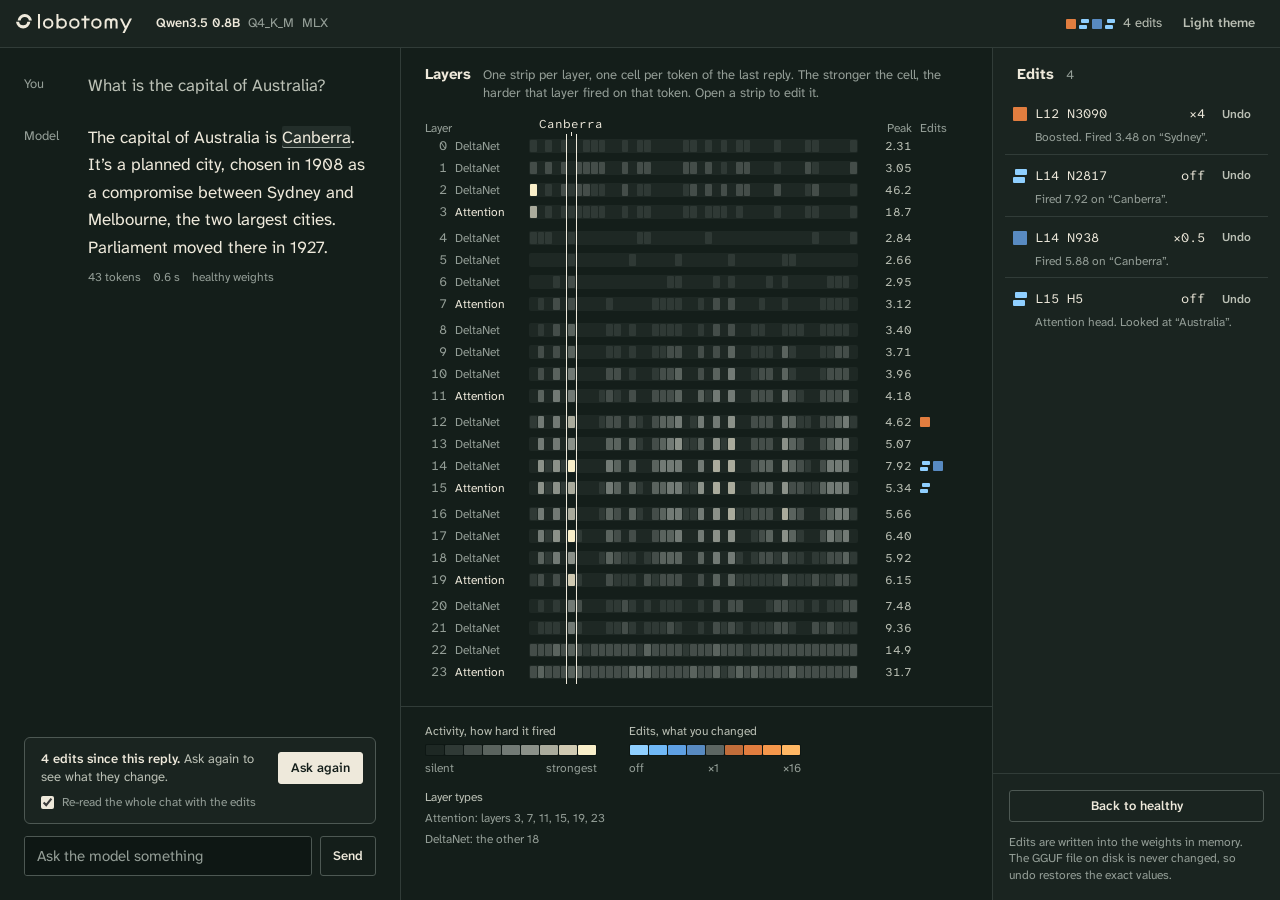
<file: design/mockups/main.html>
<!doctype html>
<html lang="en" data-theme="dark">
<head>
<meta charset="utf-8">
<meta name="viewport" content="width=device-width, initial-scale=1">
<title>lobotomy: chat and layers</title>
<link rel="icon" href="../logo/favicon.svg" type="image/svg+xml">
<link rel="preconnect" href="https://fonts.googleapis.com">
<link rel="preconnect" href="https://fonts.gstatic.com" crossorigin>
<link rel="stylesheet" href="https://fonts.googleapis.com/css2?family=Atkinson+Hyperlegible+Mono:wght@400;500;700&family=Atkinson+Hyperlegible+Next:ital,wght@0,400;0,560;0,720;1,400&display=swap">
<link rel="stylesheet" href="../tokens.css">
<link rel="stylesheet" href="app.css">
</head>
<body>
<div class="app">

  <header class="topbar">
    <a class="brand" href="index.html" aria-label="lobotomy: back to the design gallery">
      <img class="on-dark" src="../logo/a-severed/lockup-on-dark.svg" alt="lobotomy">
      <img class="on-light" src="../logo/a-severed/lockup-on-light.svg" alt="lobotomy">
    </a>
    <div class="model"><strong>Qwen3.5 0.8B</strong><span>Q4_K_M</span><span>MLX</span></div>
    <div class="topbar-end">
      <div class="health" title="4 edits active">
        <span class="swatches"><i class="swatch edit-up-2"></i><i class="swatch edit-off"></i><i class="swatch edit-down-1"></i><i class="swatch edit-off"></i></span>
        4 edits
      </div>
      <button class="btn btn-quiet" type="button" data-theme-toggle>Light theme</button>
    </div>
  </header>

  <main class="body">

    <!-- chat -->
    <section class="chat" aria-label="Chat">
      <div class="transcript">
        <article class="msg msg-user">
          <div class="who">You</div>
          <p class="msg-body">What is the capital of Australia?</p>
        </article>
        <article class="msg msg-model">
          <div class="who">Model</div>
          <p class="msg-body"><span class="tok">The</span> <span class="tok">capital</span> <span class="tok">of</span> <span class="tok">Australia</span> <span class="tok">is</span> <span class="tok is-hover">Canberra</span><span class="tok">.</span> <span class="tok">It</span><span class="tok">’s</span> <span class="tok">a</span> <span class="tok">planned</span> <span class="tok">city</span><span class="tok">,</span> <span class="tok">chosen</span> <span class="tok">in</span> <span class="tok">1</span><span class="tok">9</span><span class="tok">0</span><span class="tok">8</span> <span class="tok">as</span> <span class="tok">a</span> <span class="tok">compromise</span> <span class="tok">between</span> <span class="tok">Sydney</span> <span class="tok">and</span> <span class="tok">Melbourne</span><span class="tok">,</span> <span class="tok">the</span> <span class="tok">two</span> <span class="tok">largest</span> <span class="tok">cities</span><span class="tok">.</span> <span class="tok">Parliament</span> <span class="tok">moved</span> <span class="tok">there</span> <span class="tok">in</span> <span class="tok">1</span><span class="tok">9</span><span class="tok">2</span><span class="tok">7</span><span class="tok">.</span></p>
          <div class="msg-meta"><span>43 tokens</span><span>0.6 s</span><span>healthy weights</span></div>
        </article>
      </div>

      <div class="pending">
        <p><strong>4 edits since this reply.</strong> Ask again to see what they change.</p>
        <a class="btn btn-primary" href="compare.html">Ask again</a>
        <label><input type="checkbox" checked> Re-read the whole chat with the edits</label>
      </div>
      <form class="composer" onsubmit="return false">
        <label class="sr-only" for="ask">Message</label>
        <textarea id="ask" rows="1" placeholder="Ask the model something"></textarea>
        <button class="btn" type="submit">Send</button>
      </form>
    </section>

    <!-- layer stack -->
    <section aria-label="Layers">
      <div class="pane-head">
        <h2>Layers</h2>
        <p class="meta">One strip per layer, one cell per token of the last reply. The stronger the cell, the harder that layer fired on that token. Open a strip to edit it.</p>
      </div>
      <div class="stack-wrap">
        <div class="axis" aria-hidden="true">
          <span class="axis-layer">Layer</span>
          <span class="axis-track"><span class="axis-mark" data-for="stack-main">Canberra</span></span>
          <span style="text-align:right">Peak</span><span>Edits</span>
        </div>
        <div class="strips" id="stack-main" data-run="healthy" data-col="5" data-href="layer.html"></div>
      </div>
      <div class="legend">
        <div class="scale">
          <span class="scale-title">Activity, how hard it fired</span>
          <span class="scale-bar"><i class="act-0"></i><i class="act-1"></i><i class="act-2"></i><i class="act-3"></i><i class="act-4"></i><i class="act-5"></i><i class="act-6"></i><i class="act-7"></i><i class="act-8"></i></span>
          <span class="scale-ends"><span>silent</span><span>strongest</span></span>
        </div>
        <div class="scale">
          <span class="scale-title">Edits, what you changed</span>
          <span class="scale-bar"><i class="edit-down-4"></i><i class="edit-down-3"></i><i class="edit-down-2"></i><i class="edit-down-1"></i><i class="none"></i><i class="edit-up-1"></i><i class="edit-up-2"></i><i class="edit-up-3"></i><i class="edit-up-4"></i></span>
          <span class="scale-ends"><span>off</span><span>×1</span><span>×16</span></span>
        </div>
        <div class="scale">
          <span class="scale-title">Layer types</span>
          <span>Attention: layers 3, 7, 11, 15, 19, 23</span>
          <span>DeltaNet: the other 18</span>
        </div>
      </div>
    </section>

    <!-- edits -->
    <aside class="rail" aria-label="Edits">
      <div class="pane-head"><h2>Edits</h2><span class="count num">4</span></div>
      <ol class="edit-list">
        <li class="edit">
          <i class="swatch swatch-lg edit-up-2"></i>
          <span class="edit-target">L12 N3090</span>
          <span class="edit-val">×4</span>
          <button class="btn btn-quiet btn-sm" type="button">Undo</button>
          <span class="edit-why">Boosted. Fired 3.48 on “Sydney”.</span>
        </li>
        <li class="edit">
          <i class="swatch swatch-lg edit-off"></i>
          <span class="edit-target">L14 N2817</span>
          <span class="edit-val">off</span>
          <button class="btn btn-quiet btn-sm" type="button">Undo</button>
          <span class="edit-why">Fired 7.92 on “Canberra”.</span>
        </li>
        <li class="edit">
          <i class="swatch swatch-lg edit-down-1"></i>
          <span class="edit-target">L14 N938</span>
          <span class="edit-val">×0.5</span>
          <button class="btn btn-quiet btn-sm" type="button">Undo</button>
          <span class="edit-why">Fired 5.88 on “Canberra”.</span>
        </li>
        <li class="edit">
          <i class="swatch swatch-lg edit-off"></i>
          <span class="edit-target">L15 H5</span>
          <span class="edit-val">off</span>
          <button class="btn btn-quiet btn-sm" type="button">Undo</button>
          <span class="edit-why">Attention head. Looked at “Australia”.</span>
        </li>
      </ol>
      <div class="rail-foot">
        <button class="btn" type="button">Back to healthy</button>
        <p class="meta">Edits are written into the weights in memory. The GGUF file on disk is never changed, so undo restores the exact values.</p>
      </div>
    </aside>

  </main>
</div>
<script src="data.js"></script>
<script src="app.js"></script>
</body>
</html>
</file>
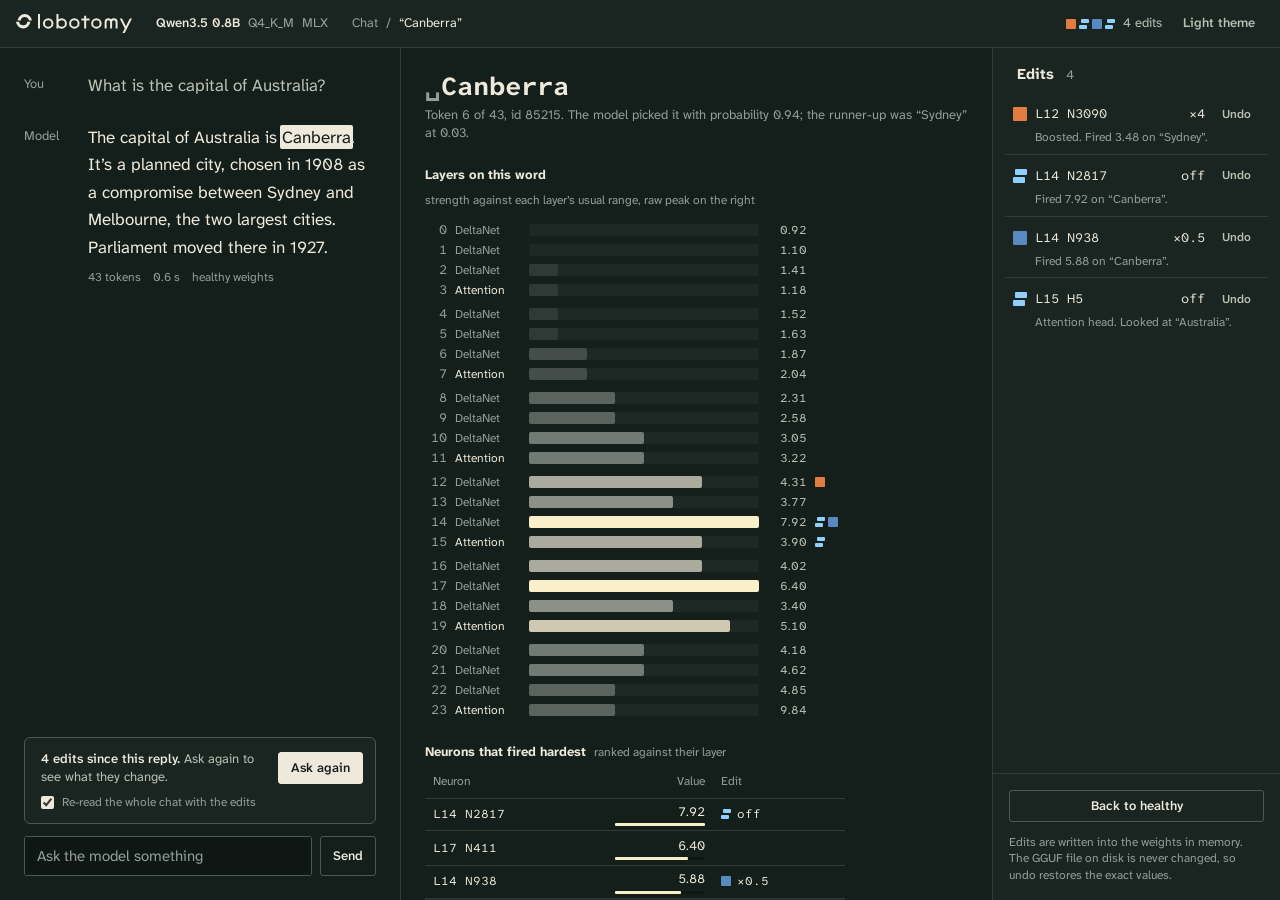
<file: design/mockups/token.html>
<!doctype html>
<html lang="en" data-theme="dark">
<head>
<meta charset="utf-8">
<meta name="viewport" content="width=device-width, initial-scale=1">
<title>lobotomy: inspect a word</title>
<link rel="icon" href="../logo/favicon.svg" type="image/svg+xml">
<link rel="preconnect" href="https://fonts.googleapis.com">
<link rel="preconnect" href="https://fonts.gstatic.com" crossorigin>
<link rel="stylesheet" href="https://fonts.googleapis.com/css2?family=Atkinson+Hyperlegible+Mono:wght@400;500;700&family=Atkinson+Hyperlegible+Next:ital,wght@0,400;0,560;0,720;1,400&display=swap">
<link rel="stylesheet" href="../tokens.css">
<link rel="stylesheet" href="app.css">
</head>
<body>
<div class="app">

  <header class="topbar">
    <a class="brand" href="index.html" aria-label="lobotomy: back to the design gallery">
      <img class="on-dark" src="../logo/a-severed/lockup-on-dark.svg" alt="lobotomy">
      <img class="on-light" src="../logo/a-severed/lockup-on-light.svg" alt="lobotomy">
    </a>
    <div class="model"><strong>Qwen3.5 0.8B</strong><span>Q4_K_M</span><span>MLX</span></div>
    <nav class="crumbs" aria-label="Breadcrumb"><a href="main.html">Chat</a><span aria-hidden="true">/</span><span aria-current="page">“Canberra”</span></nav>
    <div class="topbar-end">
      <div class="health" title="4 edits active">
        <span class="swatches"><i class="swatch edit-up-2"></i><i class="swatch edit-off"></i><i class="swatch edit-down-1"></i><i class="swatch edit-off"></i></span>
        4 edits
      </div>
      <button class="btn btn-quiet" type="button" data-theme-toggle>Light theme</button>
    </div>
  </header>

  <main class="body">

    <!-- chat, with the clicked word selected -->
    <section class="chat" aria-label="Chat">
      <div class="transcript">
        <article class="msg msg-user">
          <div class="who">You</div>
          <p class="msg-body">What is the capital of Australia?</p>
        </article>
        <article class="msg msg-model">
          <div class="who">Model</div>
          <p class="msg-body"><span class="tok">The</span> <span class="tok">capital</span> <span class="tok">of</span> <span class="tok">Australia</span> <span class="tok">is</span> <span class="tok is-selected" aria-current="true">Canberra</span><span class="tok">.</span> <span class="tok">It</span><span class="tok">’s</span> <span class="tok">a</span> <span class="tok">planned</span> <span class="tok">city</span><span class="tok">,</span> <span class="tok">chosen</span> <span class="tok">in</span> <span class="tok">1</span><span class="tok">9</span><span class="tok">0</span><span class="tok">8</span> <span class="tok">as</span> <span class="tok">a</span> <span class="tok">compromise</span> <span class="tok">between</span> <span class="tok">Sydney</span> <span class="tok">and</span> <span class="tok">Melbourne</span><span class="tok">,</span> <span class="tok">the</span> <span class="tok">two</span> <span class="tok">largest</span> <span class="tok">cities</span><span class="tok">.</span> <span class="tok">Parliament</span> <span class="tok">moved</span> <span class="tok">there</span> <span class="tok">in</span> <span class="tok">1</span><span class="tok">9</span><span class="tok">2</span><span class="tok">7</span><span class="tok">.</span></p>
          <div class="msg-meta"><span>43 tokens</span><span>0.6 s</span><span>healthy weights</span></div>
        </article>
      </div>
      <div class="pending">
        <p><strong>4 edits since this reply.</strong> Ask again to see what they change.</p>
        <a class="btn btn-primary" href="compare.html">Ask again</a>
        <label><input type="checkbox" checked> Re-read the whole chat with the edits</label>
      </div>
      <form class="composer" onsubmit="return false">
        <label class="sr-only" for="ask">Message</label>
        <textarea id="ask" rows="1" placeholder="Ask the model something"></textarea>
        <button class="btn" type="submit">Send</button>
      </form>
    </section>

    <!-- the word -->
    <section class="inspect" aria-labelledby="tok-title">
      <header class="token-head">
        <h1 id="tok-title" class="token-big"><span class="ws" aria-label="leading space">␣</span>Canberra</h1>
        <p class="meta">Token 6 of 43, id 85215. The model picked it with probability 0.94; the runner-up was “Sydney” at 0.03.</p>
      </header>

      <div class="inspect-cols">
        <div>
          <h2 class="sub">Layers on this word <span class="meta">strength against each layer’s usual range, raw peak on the right</span></h2>
          <div class="lbars" data-col="5"></div>
        </div>

        <div>
          <h2 class="sub">Neurons that fired hardest <span class="meta">ranked against their layer</span></h2>
          <table class="list">
            <thead><tr><th>Neuron</th><th class="r">Value</th><th>Edit</th></tr></thead>
            <tbody>
              <tr><td class="mono">L14 N2817</td><td class="r num">7.92<span class="bar act-8"><b style="width:100%"></b></span></td><td><span class="edit-tag"><i class="swatch edit-off"></i>off</span></td></tr>
              <tr><td class="mono">L17 N411</td><td class="r num">6.40<span class="bar act-8"><b style="width:81%"></b></span></td><td><span class="row-actions"><button class="btn btn-sm" type="button">Off</button></span></td></tr>
              <tr><td class="mono">L14 N938</td><td class="r num">5.88<span class="bar act-8"><b style="width:74%"></b></span></td><td><span class="edit-tag"><i class="swatch edit-down-1"></i>×0.5</span></td></tr>
              <tr class="is-hover"><td class="mono">L19 N1873</td><td class="r num">5.10<span class="bar act-7"><b style="width:64%"></b></span></td><td><span class="row-actions"><button class="btn btn-sm" type="button">Off</button></span></td></tr>
              <tr><td class="mono">L12 N1144</td><td class="r num">4.31<span class="bar act-6"><b style="width:54%"></b></span></td><td><span class="row-actions"><button class="btn btn-sm" type="button">Off</button></span></td></tr>
              <tr><td class="mono">L16 N2290</td><td class="r num">4.02<span class="bar act-6"><b style="width:51%"></b></span></td><td><span class="row-actions"><button class="btn btn-sm" type="button">Off</button></span></td></tr>
              <tr><td class="mono">L15 N3346</td><td class="r num">3.90<span class="bar act-6"><b style="width:49%"></b></span></td><td><span class="row-actions"><button class="btn btn-sm" type="button">Off</button></span></td></tr>
              <tr><td class="mono">L13 N605</td><td class="r num">−3.77<span class="bar act-5"><b style="width:48%"></b></span></td><td><span class="row-actions"><button class="btn btn-sm" type="button">Off</button></span></td></tr>
            </tbody>
          </table>

          <h2 class="sub">Where layer 15 looked <span class="meta">attention, head 5, healthy run</span></h2>
          <div class="heads is-8" data-layer="15" aria-label="8 attention heads in layer 15"></div>
          <div class="attn">
            <div class="attn-row"><span><span class="mono">Australia</span> <span class="where">in your question</span></span><span class="num r">0.41</span><span class="bar"><b style="width:41%"></b></span></div>
            <div class="attn-row"><span><span class="mono">Australia</span> <span class="where">earlier in this reply</span></span><span class="num r">0.17</span><span class="bar"><b style="width:17%"></b></span></div>
            <div class="attn-row"><span><span class="mono">capital</span> <span class="where">in your question</span></span><span class="num r">0.12</span><span class="bar"><b style="width:12%"></b></span></div>
            <div class="attn-row"><span><span class="mono">&lt;|im_start|&gt;</span> <span class="where">start of chat</span></span><span class="num r">0.09</span><span class="bar"><b style="width:9%"></b></span></div>
            <div class="attn-row"><span class="where">the other 31 tokens</span><span class="num r">0.21</span><span class="bar"><b style="width:21%"></b></span></div>
          </div>
          <p class="meta list-note">Only the six attention layers record where they looked. DeltaNet layers keep a running state instead, so they have no per-token pattern to show.</p>
        </div>
      </div>
    </section>

    <!-- edits -->
    <aside class="rail" aria-label="Edits">
      <div class="pane-head"><h2>Edits</h2><span class="count num">4</span></div>
      <ol class="edit-list">
        <li class="edit">
          <i class="swatch swatch-lg edit-up-2"></i>
          <span class="edit-target">L12 N3090</span>
          <span class="edit-val">×4</span>
          <button class="btn btn-quiet btn-sm" type="button">Undo</button>
          <span class="edit-why">Boosted. Fired 3.48 on “Sydney”.</span>
        </li>
        <li class="edit">
          <i class="swatch swatch-lg edit-off"></i>
          <span class="edit-target">L14 N2817</span>
          <span class="edit-val">off</span>
          <button class="btn btn-quiet btn-sm" type="button">Undo</button>
          <span class="edit-why">Fired 7.92 on “Canberra”.</span>
        </li>
        <li class="edit">
          <i class="swatch swatch-lg edit-down-1"></i>
          <span class="edit-target">L14 N938</span>
          <span class="edit-val">×0.5</span>
          <button class="btn btn-quiet btn-sm" type="button">Undo</button>
          <span class="edit-why">Fired 5.88 on “Canberra”.</span>
        </li>
        <li class="edit">
          <i class="swatch swatch-lg edit-off"></i>
          <span class="edit-target">L15 H5</span>
          <span class="edit-val">off</span>
          <button class="btn btn-quiet btn-sm" type="button">Undo</button>
          <span class="edit-why">Attention head. Looked at “Australia”.</span>
        </li>
      </ol>
      <div class="rail-foot">
        <button class="btn" type="button">Back to healthy</button>
        <p class="meta">Edits are written into the weights in memory. The GGUF file on disk is never changed, so undo restores the exact values.</p>
      </div>
    </aside>

  </main>
</div>
<script src="data.js"></script>
<script src="app.js"></script>
</body>
</html>
</file>
<file: design/tokens.css>
/* lobotomy design tokens
   ------------------------------------------------------------------
   Dark-first. The app opens dark because activity is drawn as light;
   light is a complete second theme, chosen with data-theme="light".

   The one rule: light shows what the model did, colour shows what you did.
   Activity is a near-neutral lightness ramp. The only hues in the product
   are the two edit poles: cold (turned down / off) and hot (boosted).

   Every value below was checked:
   - text tokens: WCAG 2 >= 5:1 on ground, panel and raised (both themes)
   - activity ramp: lightness strictly monotone, also under protanopia,
     deuteranopia and tritanopia (Machado 2009, severity 1); adjacent steps
     >= 6.8 dE (OKLab x100)
   - edit scale: every step >= 3:1 against every surface; cold vs hot at the
     same step >= 18 dE under every CVD simulation
   Hex values are the gamut-mapped output of the OKLCH values in comments.
   Fonts are SIL OFL 1.1 and can be bundled with the offline app.
   ------------------------------------------------------------------ */

:root {
  /* ---------- type ---------- */
  --font-sans: "Atkinson Hyperlegible Next", "Atkinson Hyperlegible", system-ui, sans-serif;
  --font-mono: "Atkinson Hyperlegible Mono", ui-monospace, "SF Mono", Menlo, monospace;

  --text-2xs: 0.6875rem;  /* 11px  axis ticks only */
  --text-xs:  0.75rem;    /* 12px  captions, table meta */
  --text-sm:  0.8125rem;  /* 13px  dense UI: strips, lists */
  --text-md:  0.9375rem;  /* 15px  UI base */
  --text-lg:  1.0625rem;  /* 17px  model replies, chat */
  --text-xl:  1.3125rem;  /* 21px  pane titles */
  --text-2xl: 1.625rem;   /* 26px  view titles */
  --text-3xl: 2.125rem;   /* 34px  gallery headings */
  --text-4xl: 2.75rem;    /* 44px  gallery only */

  --leading-tight: 1.15;
  --leading-ui: 1.4;
  --leading-read: 1.62;

  --weight-regular: 400;
  --weight-medium: 560;
  --weight-bold: 720;

  --tracking-display: -0.012em;
  --tracking-ui: 0;

  /* ---------- space (4px base) ---------- */
  --space-half: 2px;
  --space-1: 4px;
  --space-2: 8px;
  --space-3: 12px;
  --space-4: 16px;
  --space-5: 24px;
  --space-6: 32px;
  --space-7: 48px;
  --space-8: 64px;

  /* ---------- shape ---------- */
  --radius-cell: 1px;      /* neuron cells, strip segments */
  --radius-control: 3px;   /* buttons, inputs, swatches */
  --radius-panel: 6px;     /* popovers, dialogs */
  --radius-icon: 20%;      /* app icon / favicon tile */

  --rule-width: 1px;
  --edit-ring: 2px;        /* coloured ring on an edited cell */
  --edit-gap: 1px;         /* surface gap between cell and ring */
  --focus-width: 2px;

  /* ---------- data geometry ---------- */
  --cell: 8px;             /* neuron cell in the 64 x 56 grid */
  --cell-gap: 1px;
  --strip-h: 20px;         /* one layer in the stack */
  --strip-block-gap: 6px;  /* between the six 4-layer blocks */

  /* ---------- motion ---------- */
  --dur-instant: 80ms;     /* hover, press */
  --dur-quick: 140ms;      /* popover in, toggles */
  --dur-base: 220ms;       /* activity re-light, panel changes */
  --dur-cut: 320ms;        /* the cut mark drawing across an "off" cell */
  --ease-out: cubic-bezier(0.2, 0, 0, 1);
  --ease-in: cubic-bezier(0.4, 0, 1, 1);
  --ease-standard: cubic-bezier(0.3, 0, 0.1, 1);

  --z-sticky: 10;
  --z-popover: 20;
  --z-toast: 30;

  /* ---------- logo (fixed, never themed) ---------- */
  --logo-on-dark: #eee9db;
  --logo-on-light: #161f1b;
  --logo-tile: #1a2420;
}

/* ---------- colour: dark (default) ----------
   Also usable on any element: <div data-theme="dark"> forces dark inside. */
:root,
[data-theme="dark"] {
  color-scheme: dark;

  --surface-well:   #0e1714;  /* oklch(0.195 0.015 168) data wells: grid, strips */
  --surface-deep:   #070d0b;  /* oklch(0.150 0.013 168) the 3D stage's edges */
  --surface-ground: #141e1a;  /* oklch(0.225 0.017 168) app canvas */
  --surface-panel:  #1a2420;  /* oklch(0.250 0.017 168) side panes, bars */
  --surface-raised: #232e2a;  /* oklch(0.290 0.017 168) popovers, hovered rows */

  --rule:        #313c38;     /* oklch(0.345 0.016 168) hairlines */
  --rule-strong: #4d5853;     /* oklch(0.450 0.016 168) control borders */

  --ink-1: #eee9db;           /* oklch(0.935 0.020 92)  bone: primary text */
  --ink-2: #bbc0b5;           /* oklch(0.800 0.016 125) secondary text */
  --ink-3: #949e97;           /* oklch(0.690 0.016 155) meta, labels */
  --ink-inverse: #141e1a;     /* text on a bone fill */

  --focus: var(--ink-1);
  --select: var(--ink-1);

  /* Activity: how hard a neuron, head or layer fired (|activation|).
     Sequential, 9 steps. 0 = silent. Bins are set by the engine per view. */
  --act-0: #1e2824;  /* oklch(0.265 0.016 168) */
  --act-1: #2f3935;  /* oklch(0.335 0.015 168) */
  --act-2: #444d49;  /* oklch(0.410 0.014 166) */
  --act-3: #5a635e;  /* oklch(0.490 0.013 164) */
  --act-4: #727a75;  /* oklch(0.570 0.012 160) */
  --act-5: #8b9189;  /* oklch(0.650 0.014 140) */
  --act-6: #aaab9c;  /* oklch(0.735 0.020 110) */
  --act-7: #cfc9b1;  /* oklch(0.835 0.034 96)  */
  --act-8: #f9efc9;  /* oklch(0.950 0.050 95)  filament */

  /* Ink for numbers drawn on an activity fill. Step 4 passes 3:1 only:
     use it for large numerals, never body text. */
  --act-ink-0: var(--ink-1); --act-ink-1: var(--ink-1); --act-ink-2: var(--ink-1);
  --act-ink-3: var(--ink-1); --act-ink-4: #0e1714;     --act-ink-5: #0e1714;
  --act-ink-6: #0e1714;      --act-ink-7: #0e1714;     --act-ink-8: #0e1714;

  /* Edits: diverging around "untouched" (x1).
     down-1 x0.5..<1   down-2 x0.25..<0.5   down-3 >0..<0.25   down-4 off (x0)
     up-1   >1..x2     up-2   >x2..x4       up-3   >x4..x8     up-4   >x8      */
  --edit-none:   #5d6662;  /* oklch(0.500 0.012 168) midpoint, legends only */
  --edit-down-1: #588ac1;  /* oklch(0.620 0.100 252) */
  --edit-down-2: #5ea0e3;  /* oklch(0.690 0.120 250) */
  --edit-down-3: #70b8f6;  /* oklch(0.760 0.115 246) */
  --edit-down-4: #8fcfff;  /* oklch(0.830 0.095 242) */
  --edit-up-1:   #c16d3a;  /* oklch(0.620 0.125 50)  */
  --edit-up-2:   #e17d3f;  /* oklch(0.690 0.145 50)  */
  --edit-up-3:   #f5974b;  /* oklch(0.760 0.145 57)  */
  --edit-up-4:   #ffb764;  /* oklch(0.830 0.130 68)  */
  --edit-off: var(--edit-down-4);
  --edit-down: var(--edit-down-2);   /* the pole colour, for icons and legends */
  --edit-up: var(--edit-up-2);
  --edit-down-wash: color-mix(in oklab, var(--edit-down-2) 14%, var(--surface-panel));
  --edit-up-wash:   color-mix(in oklab, var(--edit-up-2) 14%, var(--surface-panel));

  /* System status never borrows a data colour. Errors are bone text,
     a strong rule and the word "Error"; there is no red in the product. */
  --status-rule: var(--ink-1);

  --shadow-popover: 0 16px 40px -12px rgb(0 0 0 / 0.6), 0 0 0 1px var(--rule-strong);
  --shadow-drag: 0 6px 16px -6px rgb(0 0 0 / 0.5);
}

/* ---------- colour: light ("ward") ---------- */
[data-theme="light"] {
  color-scheme: light;

  --surface-well:   #e0e9e3;  /* oklch(0.925 0.012 155) */
  --surface-deep:   #cfd9d3;  /* oklch(0.880 0.013 155) */
  --surface-ground: #e9f1eb;  /* oklch(0.950 0.011 155) */
  --surface-panel:  #f5faf7;  /* oklch(0.980 0.006 155) */
  --surface-raised: #fcfefc;  /* oklch(0.995 0.003 155) */

  --rule:        #ccd5d0;
  --rule-strong: #a7b1ab;

  --ink-1: #161f1b;
  --ink-2: #3e4843;
  --ink-3: #5c6661;
  --ink-inverse: #f5faf7;

  /* Activity becomes ink density on paper. */
  --act-0: #d3dcd6;
  --act-1: #bcc5c0;
  --act-2: #a4ada8;
  --act-3: #8b9590;
  --act-4: #737d78;
  --act-5: #5e665f;
  --act-6: #4c4d43;
  --act-7: #39332a;
  --act-8: #241c15;

  --act-ink-0: var(--ink-1); --act-ink-1: var(--ink-1); --act-ink-2: var(--ink-1);
  --act-ink-3: var(--ink-1); --act-ink-4: #f5faf7;     --act-ink-5: #f5faf7;
  --act-ink-6: #f5faf7;      --act-ink-7: #f5faf7;     --act-ink-8: #f5faf7;

  /* On paper the scale darkens with strength instead of brightening. */
  --edit-none:   #b2b9b5;
  --edit-down-1: #4c83c0;
  --edit-down-2: #2b6db7;
  --edit-down-3: #1656a4;
  --edit-down-4: #114286;
  --edit-up-1:   #c66d23;
  --edit-up-2:   #b85207;
  --edit-up-3:   #a23d08;
  --edit-up-4:   #842e11;
  --edit-down-wash: color-mix(in oklab, var(--edit-down-2) 10%, var(--surface-panel));
  --edit-up-wash:   color-mix(in oklab, var(--edit-up-2) 10%, var(--surface-panel));

  --shadow-popover: 0 16px 40px -14px rgb(22 31 27 / 0.32), 0 0 0 1px var(--rule-strong);
  --shadow-drag: 0 6px 16px -8px rgb(22 31 27 / 0.3);
}

@media (prefers-reduced-motion: reduce) {
  :root {
    --dur-instant: 0ms;
    --dur-quick: 0ms;
    --dur-base: 0ms;
    --dur-cut: 0ms;
  }
}

/* Utility classes so markup can say what a colour means, not what it is. */
.act-0 { --act: var(--act-0); --act-ink: var(--act-ink-0); }
.act-1 { --act: var(--act-1); --act-ink: var(--act-ink-1); }
.act-2 { --act: var(--act-2); --act-ink: var(--act-ink-2); }
.act-3 { --act: var(--act-3); --act-ink: var(--act-ink-3); }
.act-4 { --act: var(--act-4); --act-ink: var(--act-ink-4); }
.act-5 { --act: var(--act-5); --act-ink: var(--act-ink-5); }
.act-6 { --act: var(--act-6); --act-ink: var(--act-ink-6); }
.act-7 { --act: var(--act-7); --act-ink: var(--act-ink-7); }
.act-8 { --act: var(--act-8); --act-ink: var(--act-ink-8); }

.edit-down-1 { --edit: var(--edit-down-1); }
.edit-down-2 { --edit: var(--edit-down-2); }
.edit-down-3 { --edit: var(--edit-down-3); }
.edit-off,
.edit-down-4 { --edit: var(--edit-down-4); }
.edit-up-1 { --edit: var(--edit-up-1); }
.edit-up-2 { --edit: var(--edit-up-2); }
.edit-up-3 { --edit: var(--edit-up-3); }
.edit-up-4 { --edit: var(--edit-up-4); }
</file>
<file: design/mockups/app.css>
/* lobotomy mockups: shared components. Built only on ../tokens.css. */

*, *::before, *::after { box-sizing: border-box; }
html, body { margin: 0; }
body {
  background: var(--surface-ground);
  color: var(--ink-1);
  font-family: var(--font-sans);
  font-size: var(--text-md);
  line-height: var(--leading-ui);
  font-weight: var(--weight-regular);
  -webkit-font-smoothing: antialiased;
  text-rendering: optimizeLegibility;
}
h1, h2, h3, h4, p { margin: 0; }
ol, ul { margin: 0; padding: 0; list-style: none; }
button { font: inherit; color: inherit; }
a { color: inherit; }
:focus-visible { outline: var(--focus-width) solid var(--focus); outline-offset: 2px; }

.num  { font-variant-numeric: tabular-nums; }
.mono { font-family: var(--font-mono); font-size: 0.94em; }
.meta { color: var(--ink-3); font-size: var(--text-sm); }
.sr-only { position: absolute; width: 1px; height: 1px; overflow: hidden; clip-path: inset(50%); white-space: nowrap; }

/* Theme-aware logo images: one file per background. */
[data-theme="light"] .on-dark { display: none; }
:root:not([data-theme="light"]) .on-light { display: none; }

/* ------------------------------------------------------------ shell */
.app {
  display: grid;
  grid-template-columns: minmax(0, 1fr);
  grid-template-rows: 48px minmax(0, 1fr);
  min-height: 100vh;
  height: 100vh;
}
.body {
  display: grid;
  grid-template-columns: minmax(340px, 400px) minmax(0, 1fr) 288px;
  min-height: 0;
}
.body > * { min-height: 0; min-width: 0; overflow: auto; }
.body > * + * { border-left: var(--rule-width) solid var(--rule); }

.topbar {
  display: flex;
  align-items: center;
  gap: var(--space-5);
  padding: 0 var(--space-4);
  background: var(--surface-panel);
  border-bottom: var(--rule-width) solid var(--rule);
}
.brand { display: flex; align-items: center; text-decoration: none; }
.brand img { height: 19px; width: auto; display: block; }
.model { display: flex; align-items: baseline; gap: var(--space-2); font-size: var(--text-sm); color: var(--ink-3); }
.model strong { color: var(--ink-1); font-weight: var(--weight-medium); }
.crumbs { display: flex; gap: var(--space-2); font-size: var(--text-sm); color: var(--ink-3); }
.crumbs a { text-decoration: none; }
.crumbs a:hover { color: var(--ink-1); }
.crumbs [aria-current] { color: var(--ink-1); }
.topbar-end { margin-left: auto; display: flex; align-items: center; gap: var(--space-3); }
.health { display: flex; align-items: center; gap: var(--space-2); font-size: var(--text-sm); color: var(--ink-2); }
.health .swatches { display: flex; gap: 3px; }

.pane-head {
  display: flex;
  align-items: baseline;
  flex-wrap: wrap;
  gap: var(--space-1) var(--space-3);
  padding: var(--space-4) var(--space-5) var(--space-3);
}
.pane-head h2 { font-size: var(--text-md); font-weight: var(--weight-bold); }
.pane-head .meta { flex: 1 1 260px; }
.pane-head .seg { margin-left: auto; }

/* ------------------------------------------------------------ buttons */
.btn {
  display: inline-flex; align-items: center; justify-content: center; gap: var(--space-2);
  height: 32px; padding: 0 var(--space-3);
  border: var(--rule-width) solid var(--rule-strong);
  border-radius: var(--radius-control);
  background: transparent;
  font-size: var(--text-sm); font-weight: var(--weight-medium);
  cursor: pointer; white-space: nowrap; text-decoration: none;
  transition: background var(--dur-instant) var(--ease-out), border-color var(--dur-instant) var(--ease-out);
}
.btn:hover { background: var(--surface-raised); border-color: var(--ink-3); }
.btn:active { background: var(--surface-well); }
.btn-primary { background: var(--ink-1); color: var(--ink-inverse); border-color: var(--ink-1); }
.btn-primary:hover { background: var(--ink-2); border-color: var(--ink-2); }
.btn-quiet { border-color: transparent; color: var(--ink-2); padding: 0 var(--space-2); }
.btn-quiet:hover { color: var(--ink-1); background: var(--surface-raised); border-color: transparent; }
.btn-sm { height: 26px; padding: 0 var(--space-2); font-size: var(--text-xs); }
.btn[aria-pressed="true"] { background: var(--surface-raised); border-color: var(--ink-1); }

.seg {
  display: inline-flex; padding: 2px; gap: 2px;
  border: var(--rule-width) solid var(--rule);
  border-radius: var(--radius-control);
  background: var(--surface-well);
}
.seg button {
  border: 0; background: transparent; height: 24px; padding: 0 var(--space-2);
  border-radius: 2px; font-size: var(--text-xs); color: var(--ink-3); cursor: pointer;
}
.seg button[aria-pressed="true"] { background: var(--surface-raised); color: var(--ink-1); box-shadow: 0 0 0 1px var(--rule-strong); }

/* ------------------------------------------------------------ edit swatch
   A small square in the edit colour. "Off" adds the cut: the square is
   split along a horizontal kerf and the top half slips right, like the logo. */
.swatch {
  position: relative; display: inline-block; flex: none;
  width: 10px; height: 10px; border-radius: 1px;
  background: var(--edit, var(--edit-none));
  vertical-align: -1px;
}
.swatch.edit-off { background: none; }
.swatch.edit-off::before,
.swatch.edit-off::after {
  content: ""; position: absolute; left: 0; width: calc(100% - 2px); height: 4px; background: var(--edit); border-radius: 1px;
}
.swatch.edit-off::before { top: 0; left: 2px; }
.swatch.edit-off::after { bottom: 0; }
.swatch-lg { width: 14px; height: 14px; }
.swatch-lg.edit-off::before, .swatch-lg.edit-off::after { height: 6px; }

/* ------------------------------------------------------------ transcript */
.chat { display: flex; flex-direction: column; }
.transcript { flex: 1; padding: var(--space-5) var(--space-5) var(--space-4); display: flex; flex-direction: column; gap: var(--space-5); }
.msg { display: grid; grid-template-columns: 52px minmax(0, 1fr); column-gap: var(--space-3); }
.who { font-size: var(--text-sm); color: var(--ink-3); padding-top: 3px; }
.msg-body { font-size: var(--text-lg); line-height: var(--leading-read); max-width: 62ch; }
.msg-user .msg-body { color: var(--ink-2); }
.msg-meta { grid-column: 2; margin-top: var(--space-2); font-size: var(--text-xs); color: var(--ink-3); display: flex; gap: var(--space-3); flex-wrap: wrap; }

.tok { border-radius: 2px; cursor: pointer; transition: background var(--dur-instant) var(--ease-out); box-decoration-break: clone; -webkit-box-decoration-break: clone; }
.tok:hover { background: var(--surface-raised); box-shadow: inset 0 -1px 0 var(--ink-3); }
.tok.is-hover { background: var(--surface-raised); box-shadow: inset 0 -1px 0 var(--ink-3); }
.tok.is-selected { background: var(--ink-1); color: var(--ink-inverse); padding: 1px 2px; margin: 0 -2px; }
.tok.is-split { background: var(--surface-raised); box-shadow: inset 0 -2px 0 var(--ink-1); padding: 0 2px; margin: 0 -2px; }

.pending {
  margin: 0 var(--space-5) var(--space-3);
  padding: var(--space-3) var(--space-3) var(--space-3) var(--space-4);
  border: var(--rule-width) solid var(--rule-strong);
  border-radius: var(--radius-panel);
  background: var(--surface-panel);
  display: grid; grid-template-columns: minmax(0, 1fr) auto; gap: var(--space-2) var(--space-3); align-items: center;
}
.pending p { font-size: var(--text-sm); color: var(--ink-2); }
.pending p strong { color: var(--ink-1); font-weight: var(--weight-medium); }
.pending label { grid-column: 1 / -1; font-size: var(--text-xs); color: var(--ink-3); display: flex; gap: var(--space-2); align-items: center; }
.pending input { accent-color: var(--ink-1); margin: 0; }

.composer { display: flex; gap: var(--space-2); padding: 0 var(--space-5) var(--space-5); }
.composer textarea {
  flex: 1; resize: none; height: 40px; padding: 9px var(--space-3);
  border: var(--rule-width) solid var(--rule-strong); border-radius: var(--radius-control);
  background: var(--surface-well); color: var(--ink-1);
  font: inherit; font-size: var(--text-md);
}
.composer textarea::placeholder { color: var(--ink-3); }
.composer .btn { height: 40px; }

/* ------------------------------------------------------------ layer stack */
.stack-wrap { --strip-cols: 22px 66px minmax(0, 1fr) 46px 48px; padding: 0 var(--space-5) var(--space-5); }
.axis {
  display: grid; grid-template-columns: var(--strip-cols); column-gap: var(--space-2);
  height: 22px; align-items: end; font-size: var(--text-xs); color: var(--ink-3);
}
.axis-track { position: relative; height: 100%; }
.axis-layer { grid-column: span 2; }
.axis-mark { position: absolute; bottom: 4px; transform: translateX(-50%); white-space: nowrap; color: var(--ink-1); font-family: var(--font-mono); font-size: var(--text-xs); }
.axis-mark::after { content: ""; position: absolute; left: 50%; top: 100%; width: 1px; height: 4px; background: var(--ink-1); }

.strips {
  position: relative;
  display: flex; flex-direction: column; gap: var(--strip-block-gap);
}
.block { display: flex; flex-direction: column; gap: 2px; }
.strip {
  display: grid; grid-template-columns: var(--strip-cols); column-gap: var(--space-2); align-items: center;
  width: 100%; height: var(--strip-h); padding: 0; border: 0; background: none; text-align: left;
  border-radius: var(--radius-control); cursor: pointer;
}
.strip:hover .strip-idx, .strip:focus-visible .strip-idx { color: var(--ink-1); }
.strip:hover .heat { box-shadow: 0 0 0 1px var(--rule-strong); }
.strip-idx { text-align: right; font-size: var(--text-sm); color: var(--ink-3); }
.strip-type { font-size: var(--text-xs); color: var(--ink-3); }
.strip.is-attn .strip-type { color: var(--ink-1); }
.strip-peak { text-align: right; font-size: var(--text-xs); color: var(--ink-2); }
.strip-edit { display: flex; align-items: center; gap: 3px; font-size: var(--text-xs); color: var(--ink-2); }
.strip-edit .n { margin-left: 3px; }
.strip.is-selected .heat { box-shadow: 0 0 0 1px var(--select); }
.strip.is-selected .strip-idx { color: var(--ink-1); font-weight: var(--weight-bold); }
a.strip { color: inherit; text-decoration: none; }

/* compact stack: navigation in the layer view, small multiples in compare */
.strips[data-compact] { --strip-cols: 18px minmax(0, 1fr) 28px; gap: 4px; }
.strips[data-compact] .block { gap: 1px; }
.strips[data-compact] .strip { height: 14px; column-gap: 6px; }
.strips[data-compact] .heat { height: 12px; gap: 0; padding: 1px; }
.strips[data-compact] .heat i { border-radius: 0; }
.strips[data-compact] .strip-idx { font-size: var(--text-2xs); }
.strips[data-compact] .swatch { width: 8px; height: 8px; }
.strips[data-compact] .swatch.edit-off::before, .strips[data-compact] .swatch.edit-off::after { height: 3px; }

.heat {
  display: grid; grid-auto-flow: column; grid-auto-columns: minmax(0, 1fr); gap: 1px;
  height: 14px; padding: 1px; background: var(--act-0); border-radius: 2px;
}
.heat i { display: block; background: var(--act); border-radius: var(--radius-cell); }

.col-cursor {
  position: absolute; top: -2px; bottom: -2px; pointer-events: none;
  border-left: 1px solid var(--select); border-right: 1px solid var(--select);
}

/* ------------------------------------------------------------ legend */
.legend { display: flex; flex-wrap: wrap; gap: var(--space-3) var(--space-6); padding: var(--space-4) var(--space-5) var(--space-5); border-top: var(--rule-width) solid var(--rule); font-size: var(--text-xs); color: var(--ink-3); }
.scale { display: grid; gap: 4px; }
.scale-title { color: var(--ink-2); font-size: var(--text-xs); }
.scale-bar { display: flex; gap: 1px; padding: 1px; background: var(--surface-well); border-radius: 2px; width: max-content; }
.scale-bar i { width: 18px; height: 10px; background: var(--act, var(--edit)); border-radius: 1px; }
.scale-bar i.none { background: var(--edit-none); }
.scale-ends { display: flex; justify-content: space-between; gap: var(--space-4); }

/* ------------------------------------------------------------ edits rail */
.rail { display: flex; flex-direction: column; background: var(--surface-panel); }
.rail .pane-head { padding-bottom: var(--space-2); }
.count { font-size: var(--text-sm); color: var(--ink-3); }
.edit-list { padding: 0 var(--space-3); }
.edit {
  display: grid; grid-template-columns: 14px minmax(0, 1fr) auto auto; gap: 2px var(--space-2); align-items: center;
  padding: var(--space-2); border-radius: var(--radius-control);
}
.edit + .edit { border-top: var(--rule-width) solid var(--rule); border-radius: 0; }
.edit:hover { background: var(--surface-raised); }
.edit-target { font-family: var(--font-mono); font-size: var(--text-sm); }
.edit-val { font-family: var(--font-mono); font-size: var(--text-sm); color: var(--ink-1); text-align: right; min-width: 3.5ch; }
.edit-why { grid-column: 2 / -1; font-size: var(--text-xs); color: var(--ink-3); }
.rail-foot { margin-top: auto; padding: var(--space-4); display: grid; gap: var(--space-3); border-top: var(--rule-width) solid var(--rule); }
.rail-foot .meta { font-size: var(--text-xs); }
.rail-empty { padding: var(--space-4) var(--space-5); color: var(--ink-3); font-size: var(--text-sm); }

/* ------------------------------------------------------------ neuron grid */
.grid-frame { display: grid; grid-template-columns: 40px auto; grid-template-rows: 16px auto; column-gap: var(--space-2); width: max-content; }
.grid-top { grid-column: 2; position: relative; font-size: var(--text-2xs); color: var(--ink-3); }
.grid-top span { position: absolute; bottom: 2px; }
.grid-left { position: relative; font-size: var(--text-2xs); color: var(--ink-3); }
.grid-left span { position: absolute; right: 0; transform: translateY(-1px); }
.ngrid {
  position: relative;
  display: grid; grid-template-columns: repeat(64, var(--cell)); grid-auto-rows: var(--cell); gap: var(--cell-gap);
  padding: var(--cell-gap); background: var(--surface-ground); border-radius: 2px;
}
.ngrid i { display: block; background: var(--act); border-radius: var(--radius-cell); }
/* edited cell: surface gap, then a ring in the edit colour */
.ngrid i[class*="edit-"], .head[class*="edit-"] {
  position: relative; z-index: 1;
  box-shadow: 0 0 0 var(--edit-gap) var(--surface-well), 0 0 0 calc(var(--edit-gap) + var(--edit-ring)) var(--edit);
}
.ngrid i.edit-off::after {
  content: ""; position: absolute; left: -2px; right: -2px; top: 50%; height: 2px; margin-top: -1px;
  background: var(--surface-well);
  transform-origin: left center;
  animation: cut var(--dur-cut) var(--ease-out) var(--dur-cut) both;   /* the one signature moment */
}
@keyframes cut { from { transform: scaleX(0); } }
.ngrid i.is-selected { outline: 1px solid var(--select); outline-offset: 4px; z-index: 2; }

/* ------------------------------------------------------------ heads */
.heads { display: grid; grid-template-columns: repeat(16, minmax(24px, 34px)); gap: 6px; }
.heads.is-8 { grid-template-columns: repeat(8, minmax(26px, 44px)); }
.head-cell { display: grid; gap: 4px; justify-items: center; border: 0; background: none; padding: 0; cursor: pointer; }
.head {
  width: 100%; aspect-ratio: 1; border-radius: var(--radius-control); background: var(--act);
  display: grid; place-items: center; font-family: var(--font-mono); font-size: var(--text-2xs); color: var(--act-ink);
}
.head.edit-off { background: var(--surface-well); overflow: hidden; position: relative; }
.head.edit-off::before, .head.edit-off::after {
  content: ""; position: absolute; left: 3px; right: 3px; height: calc(50% - 4px); background: var(--act-1); border-radius: 1px;
}
.head.edit-off::before { top: 3px; transform: translateX(3px); }
.head.edit-off::after { bottom: 3px; }
.head-idx { font-size: var(--text-2xs); color: var(--ink-3); }

/* ------------------------------------------------------------ popover */
.popover {
  position: absolute; z-index: var(--z-popover);
  width: 320px; padding: var(--space-4);
  background: var(--surface-raised); border-radius: var(--radius-panel); box-shadow: var(--shadow-popover);
  display: grid; gap: var(--space-3);
  animation: pop-in var(--dur-quick) var(--ease-out);
}
@keyframes pop-in { from { opacity: 0; transform: translateY(3px); } }
.popover h3 { font-size: var(--text-md); font-weight: var(--weight-bold); }
.popover .meta { font-size: var(--text-xs); }
.popover-head { display: flex; align-items: baseline; justify-content: space-between; gap: var(--space-2); }
.popover-actions { display: flex; gap: var(--space-2); align-items: center; }
.popover-actions .readout { margin-left: auto; }
.popover-foot { display: flex; align-items: center; justify-content: space-between; gap: var(--space-2); }
.readout { font-family: var(--font-mono); font-size: var(--text-xl); line-height: 1; }

/* scale slider: log2, detents at powers of two, track painted in the edit scale */
.scale-slider { display: grid; gap: 4px; }
.scale-slider input { -webkit-appearance: none; appearance: none; width: 100%; height: 22px; margin: 0; background: transparent; cursor: pointer; }
.scale-slider input::-webkit-slider-runnable-track {
  height: 8px; border-radius: 2px;
  background: linear-gradient(90deg,
    var(--edit-down-4) 0 12.5%, var(--edit-down-3) 12.5% 25%, var(--edit-down-2) 25% 37.5%, var(--edit-down-1) 37.5% 50%,
    var(--edit-up-1) 50% 62.5%, var(--edit-up-2) 62.5% 75%, var(--edit-up-3) 75% 87.5%, var(--edit-up-4) 87.5% 100%);
}
.scale-slider input::-moz-range-track {
  height: 8px; border-radius: 2px;
  background: linear-gradient(90deg,
    var(--edit-down-4) 0 12.5%, var(--edit-down-3) 12.5% 25%, var(--edit-down-2) 25% 37.5%, var(--edit-down-1) 37.5% 50%,
    var(--edit-up-1) 50% 62.5%, var(--edit-up-2) 62.5% 75%, var(--edit-up-3) 75% 87.5%, var(--edit-up-4) 87.5% 100%);
}
.scale-slider input::-webkit-slider-thumb {
  -webkit-appearance: none; width: 6px; height: 22px; margin-top: -7px; border-radius: 2px;
  background: var(--ink-1); box-shadow: 0 0 0 2px var(--surface-raised);
}
.scale-slider input::-moz-range-thumb { width: 6px; height: 22px; border: 0; border-radius: 2px; background: var(--ink-1); box-shadow: 0 0 0 2px var(--surface-raised); }
.ticks { display: grid; grid-template-columns: repeat(9, 1fr); font-family: var(--font-mono); font-size: var(--text-2xs); color: var(--ink-3); }
.ticks span { text-align: center; }
.ticks span:first-child { text-align: left; }
.ticks span:last-child { text-align: right; }
.ticks .mid { color: var(--ink-1); }

/* ------------------------------------------------------------ tables & lists */
.list { width: 100%; border-collapse: collapse; font-size: var(--text-sm); }
.list th { text-align: left; font-weight: var(--weight-regular); color: var(--ink-3); font-size: var(--text-xs); padding: 0 var(--space-2) var(--space-2); border-bottom: var(--rule-width) solid var(--rule); }
.list td { padding: 4px var(--space-2); border-bottom: var(--rule-width) solid var(--rule); vertical-align: middle; }
.list tr:hover td { background: var(--surface-raised); }
.list .r { text-align: right; }
.list .bar { position: relative; display: block; height: 3px; margin-top: 2px; background: var(--surface-well); border-radius: 1px; }
.list .bar b { position: absolute; inset: 0 auto 0 0; background: var(--act); border-radius: 1px; }
.list .row-actions { opacity: 0; transition: opacity var(--dur-instant) var(--ease-out); }
.list tr:hover .row-actions, .list tr:focus-within .row-actions, .list tr.is-hover .row-actions { opacity: 1; }
.list tr.is-hover td { background: var(--surface-raised); }
.edit-tag { display: inline-flex; align-items: center; gap: 6px; font-family: var(--font-mono); font-size: var(--text-xs); }

/* ------------------------------------------------------------ layer view */
.body.is-layer { grid-template-columns: 176px minmax(0, 1fr) 272px; }
.minimap .pane-head { padding-left: var(--space-4); padding-right: var(--space-4); }
.minimap .stack-wrap { padding: 0 var(--space-4) var(--space-5); }
.layer { padding: var(--space-5) var(--space-5) var(--space-6); }
.layer-head { display: flex; flex-wrap: wrap; align-items: flex-end; justify-content: space-between; gap: var(--space-3) var(--space-5); margin-bottom: var(--space-5); }
.layer-head h1 { font-size: var(--text-2xl); line-height: var(--leading-tight); letter-spacing: var(--tracking-display); font-weight: var(--weight-bold); margin-bottom: var(--space-1); }
.layer-tools { display: flex; align-items: center; gap: var(--space-3); }
.layer-grid { display: flex; flex-wrap: wrap; gap: var(--space-5); align-items: flex-start; }
.grid-area { position: relative; display: grid; gap: var(--space-3); }
.grid-area .sub + .grid-frame { margin-bottom: var(--space-3); }
.sub { font-size: var(--text-sm); font-weight: var(--weight-bold); display: flex; flex-wrap: wrap; gap: var(--space-2); align-items: baseline; }
.sub .meta { font-weight: var(--weight-regular); font-size: var(--text-xs); }
.top-list { flex: 1 1 260px; min-width: 250px; max-width: 420px; display: grid; gap: var(--space-3); }
.list tr.is-selected td { background: var(--surface-raised); }
.list tr.is-selected td:first-child { box-shadow: inset 2px 0 0 var(--select); }
.list-note { font-size: var(--text-xs); max-width: 44ch; }

/* ------------------------------------------------------------ token view */
.inspect { padding: var(--space-5) var(--space-5) var(--space-6); display: grid; gap: var(--space-5); align-content: start; }
.token-head { display: grid; gap: var(--space-1); }
.token-big { font-family: var(--font-mono); font-size: var(--text-2xl); line-height: var(--leading-tight); }
.token-big .ws { color: var(--ink-3); }
.inspect-cols { display: flex; flex-wrap: wrap; gap: var(--space-5); align-items: flex-start; }
.inspect-cols > * { display: grid; gap: var(--space-3); align-content: start; }
.inspect-cols > :first-child { flex: 1 1 320px; max-width: 420px; }
.inspect-cols > :last-child { flex: 1 1 290px; max-width: 420px; }
.inspect-cols .sub + .heads { margin-bottom: var(--space-1); }
.inspect-cols .list + .sub { margin-top: var(--space-3); }

.lbars { display: flex; flex-direction: column; gap: var(--strip-block-gap); }
.lbars .block { gap: 2px; }
.lbar {
  display: grid; grid-template-columns: 22px 66px minmax(0, 1fr) 40px 30px; column-gap: var(--space-2); align-items: center;
  height: 18px; font-size: var(--text-xs); color: var(--ink-3); text-decoration: none;
}
.lbar:hover .lbar-track { box-shadow: 0 0 0 1px var(--rule-strong); }
.lbar .strip-idx { font-size: var(--text-sm); }
.lbar.is-attn .strip-type { color: var(--ink-1); }
.lbar-track { height: 12px; background: var(--act-0); border-radius: 2px; position: relative; }
.lbar-track b { position: absolute; inset: 0 auto 0 0; background: var(--act); border-radius: 2px; }
.lbar-val { text-align: right; color: var(--ink-2); }

.attn { display: grid; gap: 6px; }
.attn-row { display: grid; grid-template-columns: minmax(0, 1fr) 44px; gap: 2px var(--space-3); font-size: var(--text-sm); align-items: center; }
.attn-row .mono { font-size: var(--text-sm); }
.attn-row .where { color: var(--ink-3); font-size: var(--text-xs); }
.attn-row .bar { grid-column: 1 / -1; height: 3px; background: var(--surface-well); border-radius: 1px; position: relative; }
.attn-row .bar b { position: absolute; inset: 0 auto 0 0; background: var(--ink-3); border-radius: 1px; }

/* ------------------------------------------------------------ compare */
.body.is-compare { grid-template-columns: minmax(0, 1fr) 288px; }
.compare { padding: var(--space-5) var(--space-6) var(--space-6); display: grid; gap: var(--space-5); align-content: start; }
.compare-head { display: flex; flex-wrap: wrap; align-items: flex-end; justify-content: space-between; gap: var(--space-3); }
.compare-head h1 { font-size: var(--text-2xl); line-height: var(--leading-tight); letter-spacing: var(--tracking-display); font-weight: var(--weight-bold); margin-bottom: var(--space-1); }
.answers { display: grid; grid-template-columns: repeat(2, minmax(0, 1fr)); gap: 0; border-top: var(--rule-width) solid var(--rule); }
.answer { display: grid; gap: var(--space-4); align-content: start; padding: var(--space-4) var(--space-5) 0 0; }
.answer + .answer { padding-left: var(--space-5); border-left: var(--rule-width) solid var(--rule); }
.answer-head { display: flex; align-items: center; gap: var(--space-2); }
.answer-head h2 { font-size: var(--text-md); font-weight: var(--weight-bold); }
.answer-head .meta { margin-left: auto; }
.answer .msg-body { max-width: 52ch; }
.answer .strips .heat { grid-auto-columns: 9px; width: max-content; }
.answer .strips { width: max-content; max-width: 100%; }
.split-note { font-size: var(--text-sm); color: var(--ink-2); max-width: 70ch; }
.split-note strong { color: var(--ink-1); font-weight: var(--weight-medium); }

/* ------------------------------------------------------------ responsive */
@media (max-width: 1180px) {
  .body { grid-template-columns: minmax(300px, 360px) minmax(0, 1fr); }
  .body.is-layer { grid-template-columns: 160px minmax(0, 1fr); }
  .body.is-compare { grid-template-columns: minmax(0, 1fr); }
  .body > .rail { grid-column: 1 / -1; border-left: 0; border-top: var(--rule-width) solid var(--rule); }
  .app { height: auto; }
}
@media (max-width: 760px) {
  .body, .body.is-layer, .body.is-compare { grid-template-columns: minmax(0, 1fr); }
  .answers { grid-template-columns: minmax(0, 1fr); }
  .answer + .answer { padding-left: 0; border-left: 0; border-top: var(--rule-width) solid var(--rule); }
  .compare, .layer, .inspect { padding-left: var(--space-4); padding-right: var(--space-4); }
  .body > * + * { border-left: 0; border-top: var(--rule-width) solid var(--rule); }
  .topbar { gap: var(--space-3); overflow-x: auto; min-width: 0; }
  .topbar .crumbs, .health { display: none; }
  .pending { grid-template-columns: minmax(0, 1fr); }
  .legend { gap: var(--space-4); }
  .model span:not(:first-child) { display: none; }
  .transcript, .pane-head, .stack-wrap { padding-left: var(--space-4); padding-right: var(--space-4); }
  .stack-wrap { --strip-cols: 20px 0 minmax(0, 1fr) 40px 36px; }
  .strip-type { overflow: hidden; }
}
</file>
